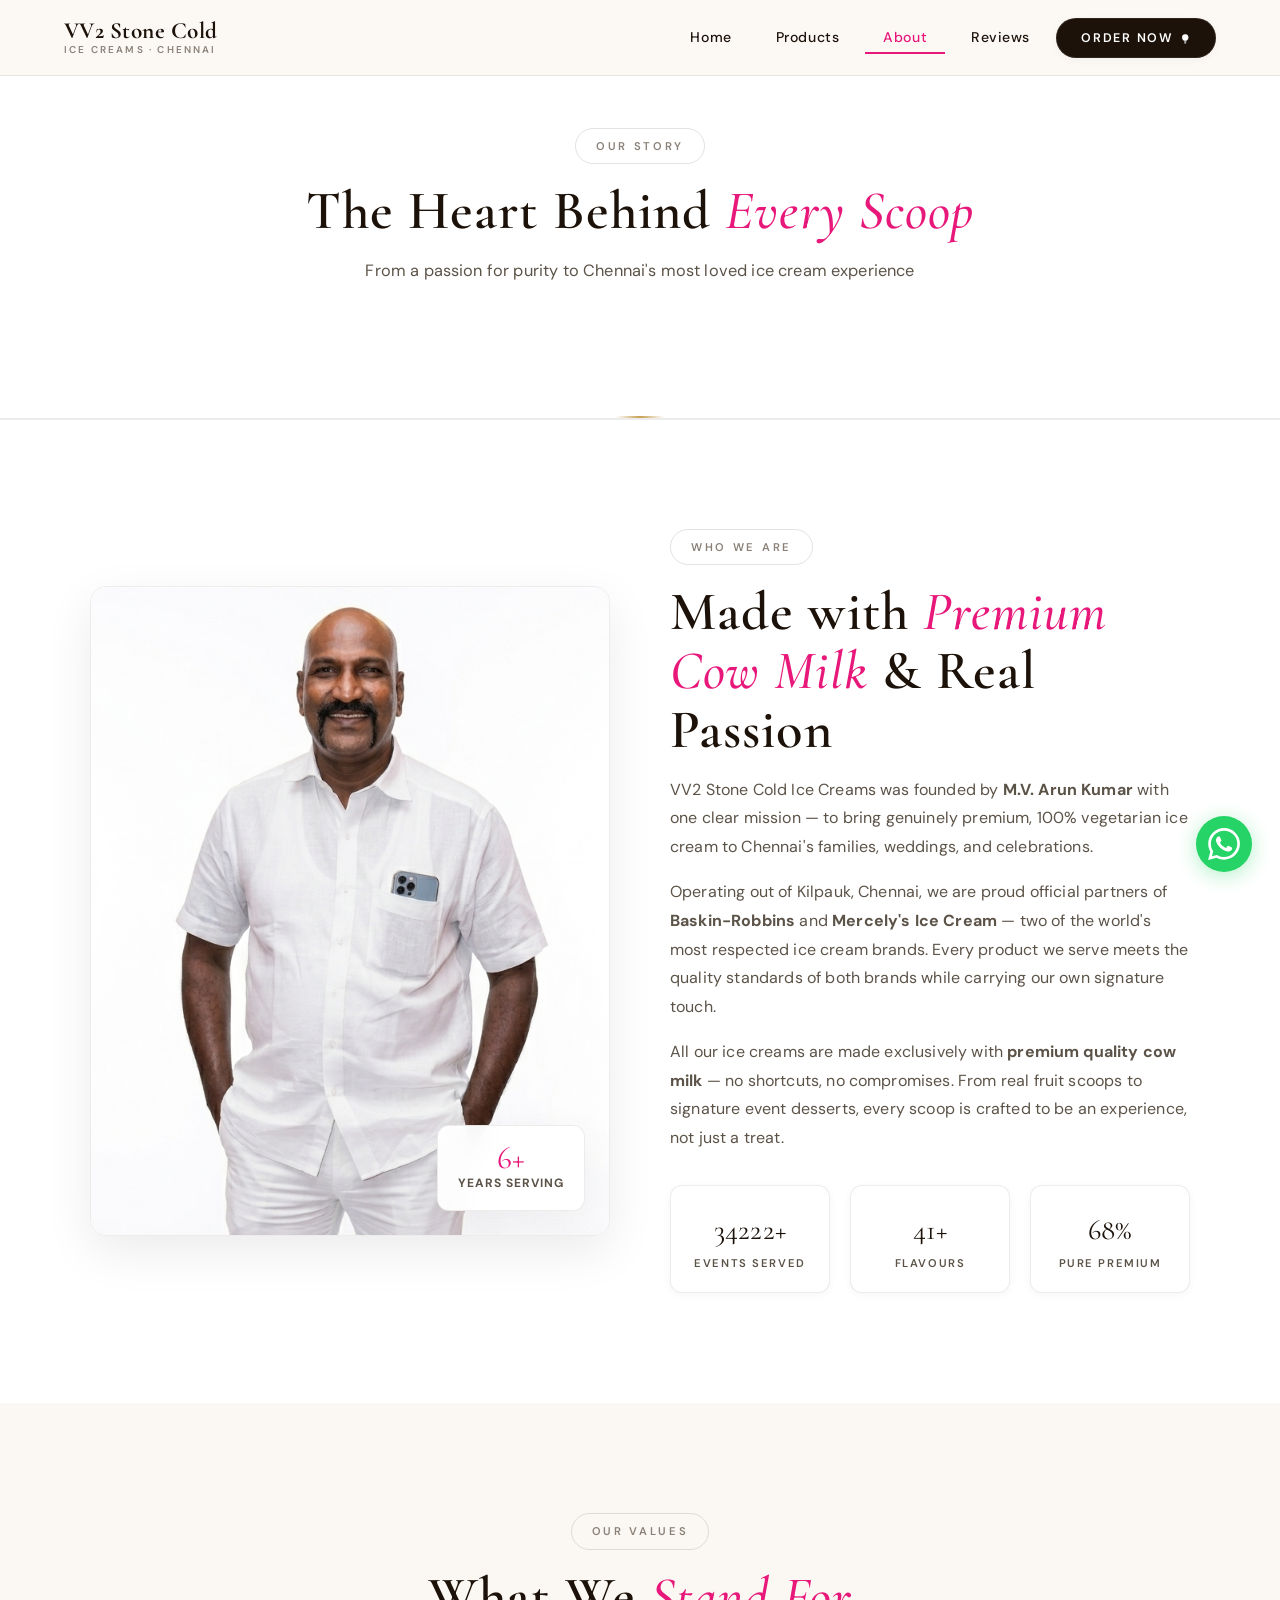
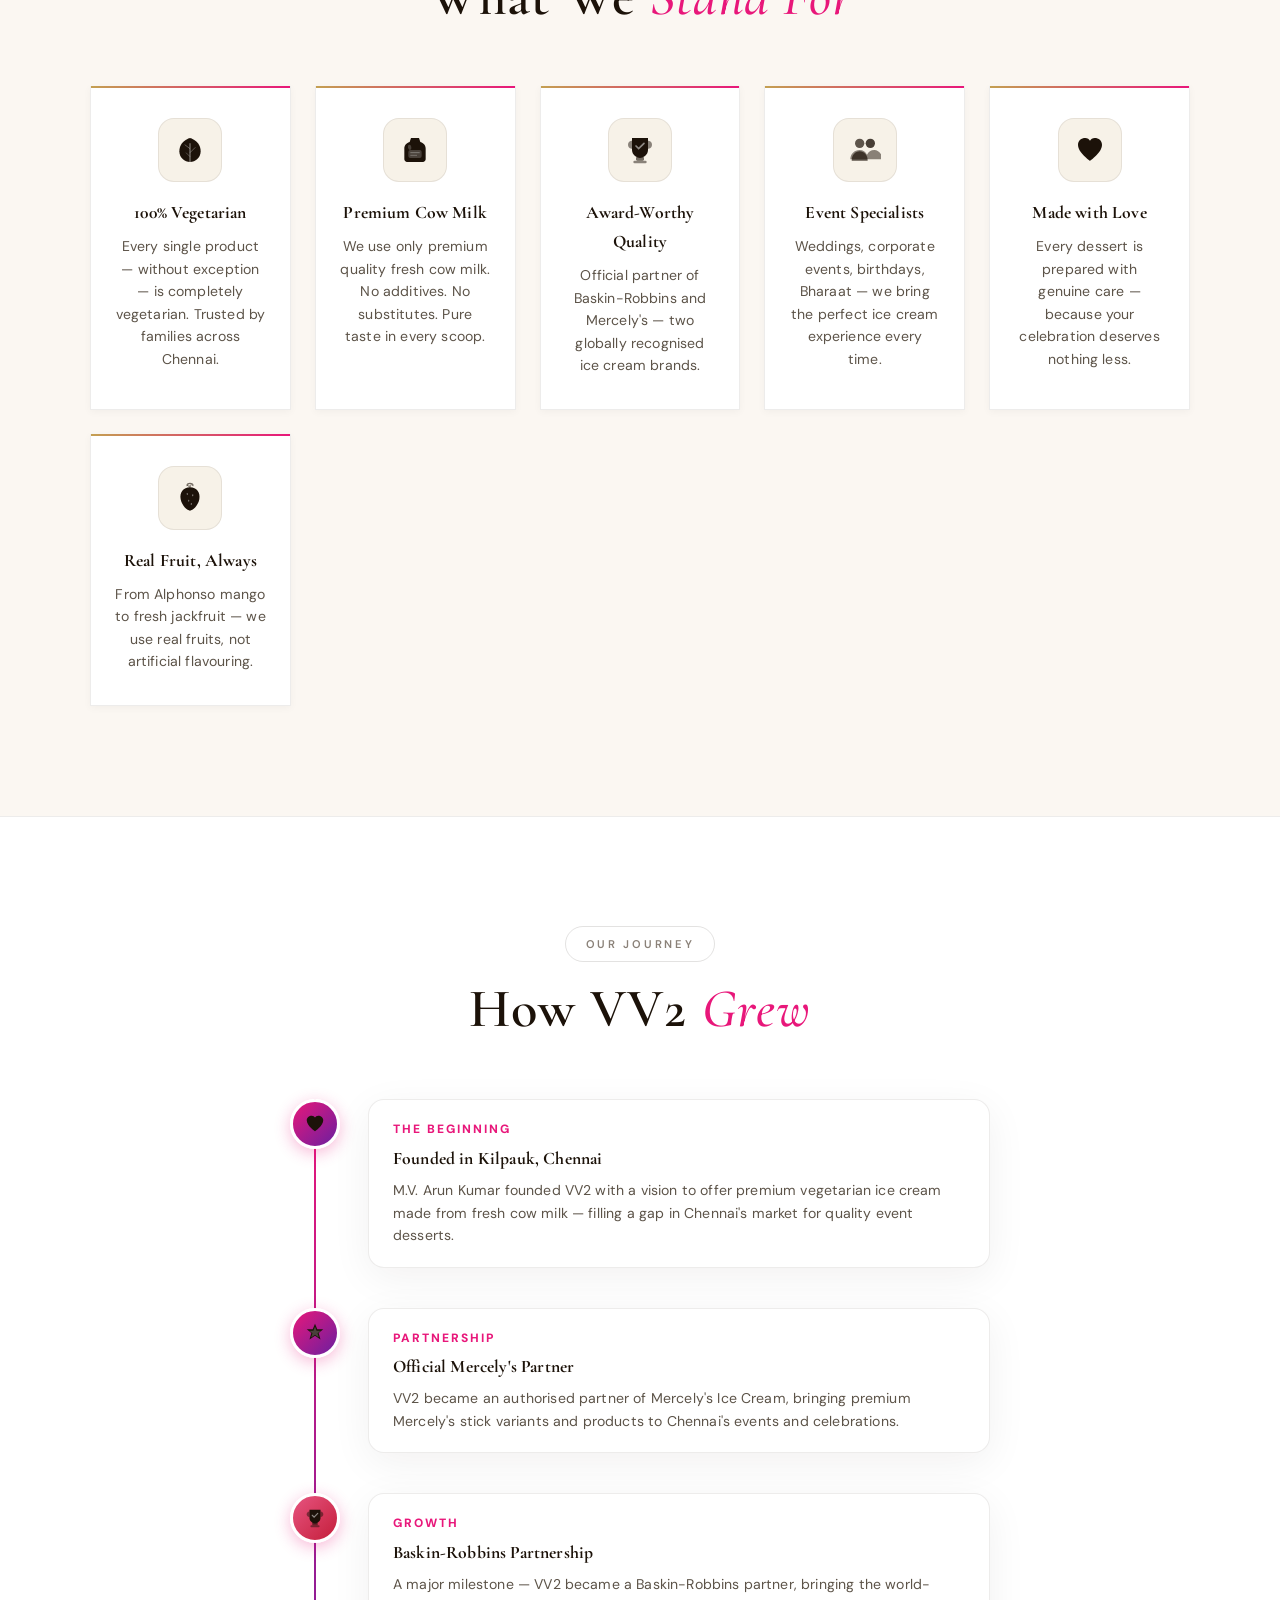
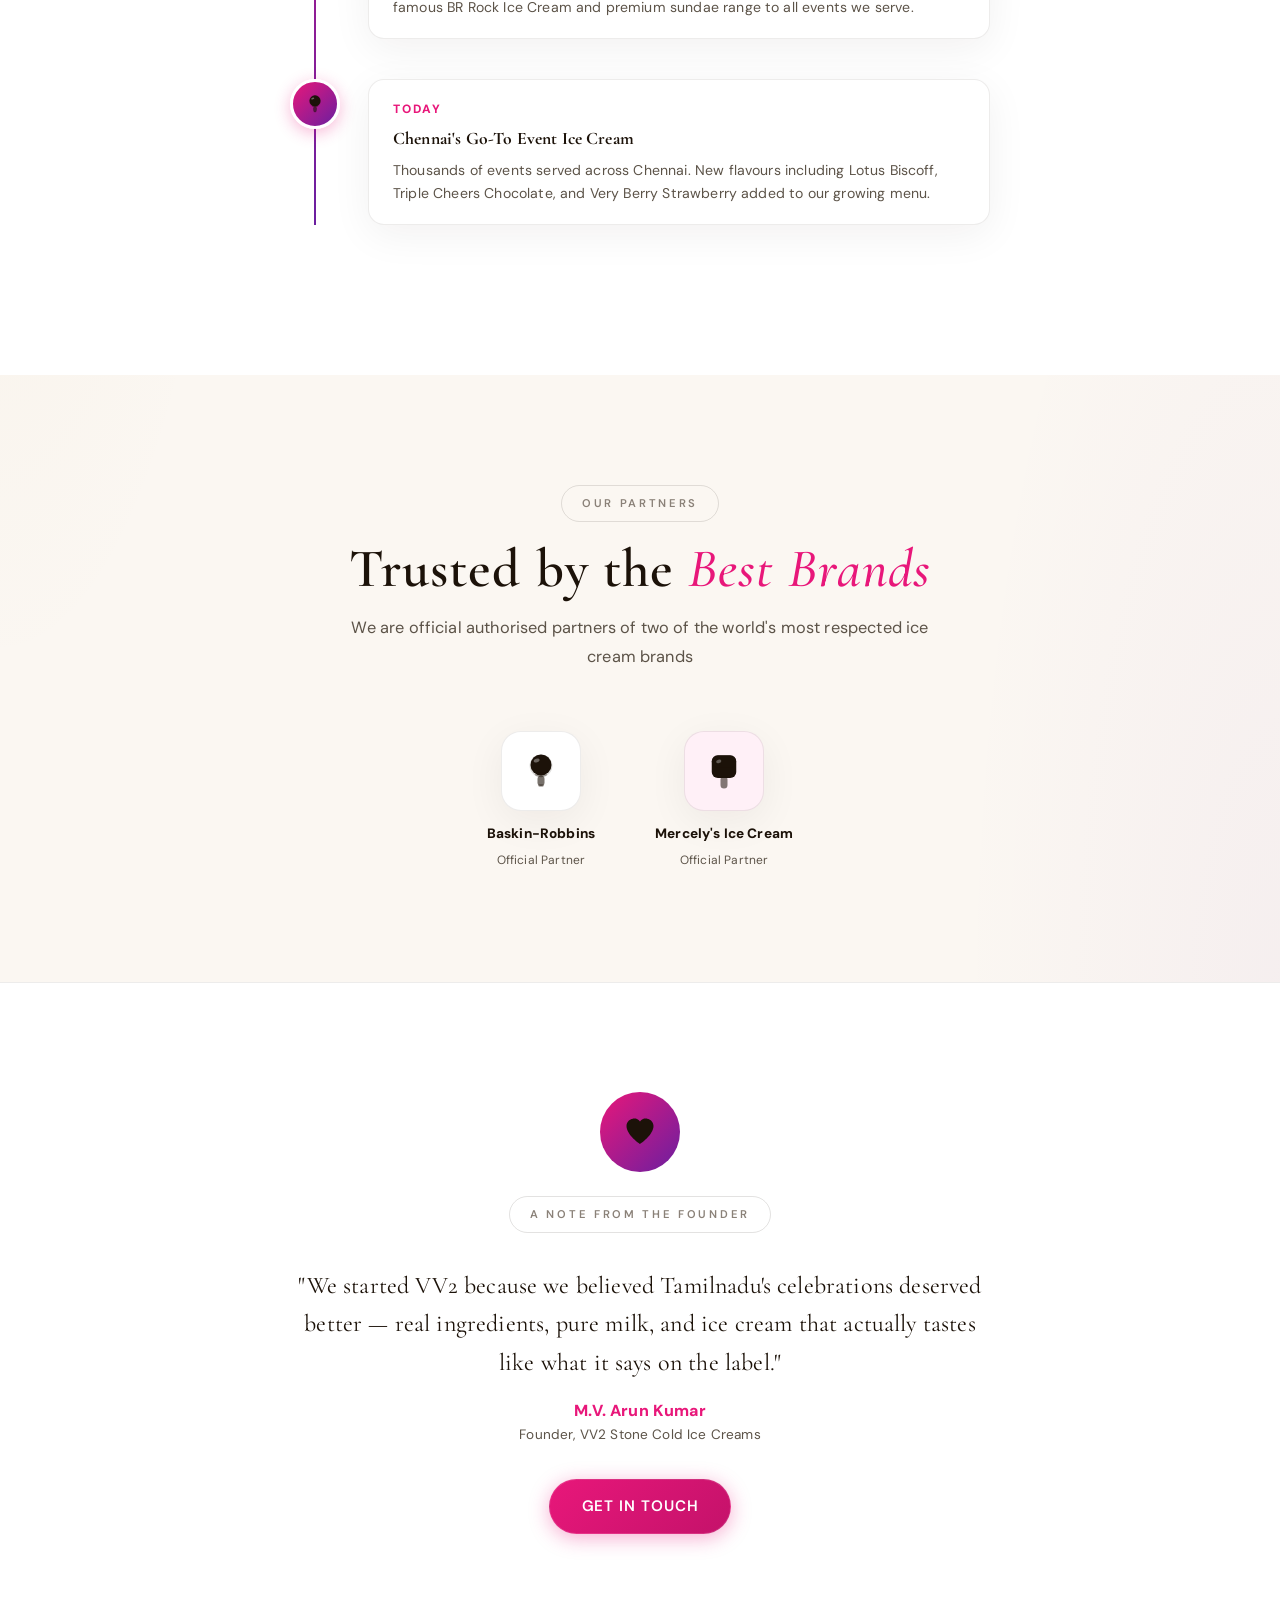
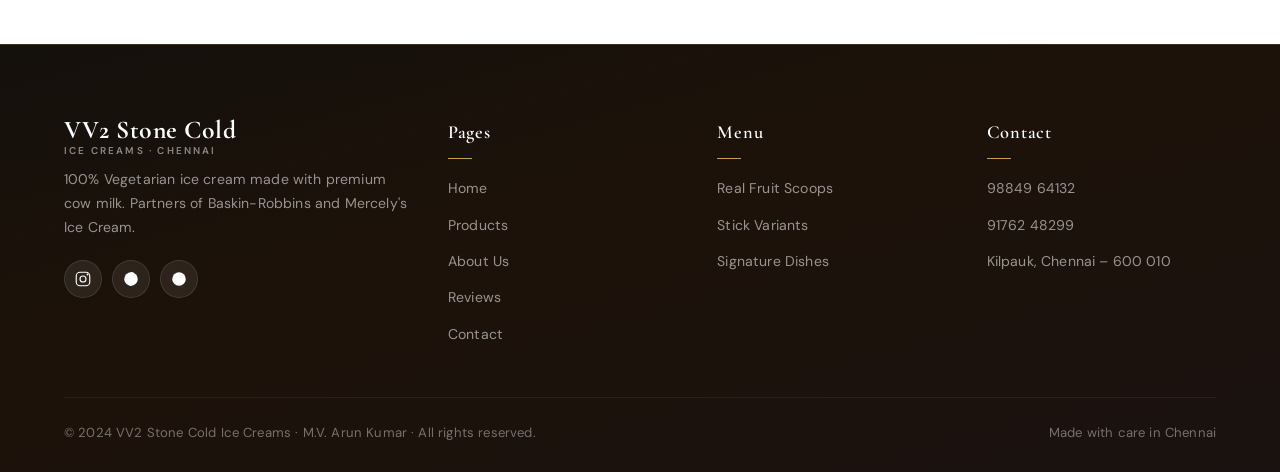
<file: VV2 demo/VV2-IceCream/about.html>
<!DOCTYPE html>
<html lang="en">
<head>
  <meta charset="UTF-8" />
  <meta name="viewport" content="width=device-width, initial-scale=1.0" />
  <meta name="description" content="About VV2 Stone Cold Ice Creams — M.V. Arun Kumar's premium vegetarian ice cream brand in Chennai, official partner of Baskin-Robbins and Mercely's." />
  <title>About Us | VV2 Stone Cold Ice Creams</title>
  <link rel="stylesheet" href="css/style.css" />
  <link rel="stylesheet" href="css/icons.css" />
  <link rel="stylesheet" href="css/premium-ui.css" />
  <link rel="icon" href="images/favicon.svg" type="image/svg+xml" />
  <style>
    .about-values { display: grid; grid-template-columns: repeat(auto-fit, minmax(200px, 1fr)); gap: 24px; margin-top: 60px; max-width: 1100px; margin-left: auto; margin-right: auto; }
    .value-card { padding: 32px 24px; text-align: center; }
    .value-icon-wrap { width: 64px; height: 64px; border-radius: 16px; background: var(--pink-pale); display: flex; align-items: center; justify-content: center; margin: 0 auto 16px; }
    .value-icon-wrap svg { width: 32px; height: 32px; fill: var(--pink); }
    .value-card h3 { font-family: var(--font-display); font-size: 1.1rem; color: var(--dark); margin-bottom: 8px; }
    .value-card p { font-size: 0.88rem; color: var(--gray-text); line-height: 1.6; }
    .timeline { max-width: 700px; margin: 0 auto; position: relative; }
    .timeline::before { content: ''; position: absolute; left: 24px; top: 0; bottom: 0; width: 2px; background: linear-gradient(to bottom, var(--pink), var(--purple)); }
    .timeline-item { display: flex; gap: 28px; margin-bottom: 40px; position: relative; }
    .timeline-dot { width: 50px; height: 50px; border-radius: 50%; background: linear-gradient(135deg, var(--pink), var(--purple)); display: flex; align-items: center; justify-content: center; flex-shrink: 0; box-shadow: 0 4px 16px rgba(232,23,122,0.3); z-index: 1; }
    .timeline-dot svg { width: 22px; height: 22px; fill: white; }
    .timeline-content { background: var(--white); border-radius: 16px; padding: 20px 24px; box-shadow: var(--shadow-card); flex: 1; }
    .timeline-year { font-size: 0.75rem; font-weight: 800; color: var(--pink); letter-spacing: 2px; text-transform: uppercase; margin-bottom: 4px; }
    .timeline-content h3 { font-family: var(--font-display); font-size: 1.1rem; color: var(--dark); margin-bottom: 6px; }
    .timeline-content p { font-size: 0.88rem; color: var(--gray-text); line-height: 1.6; }
    .partner-logos { display: flex; align-items: center; justify-content: center; gap: 60px; flex-wrap: wrap; }
    .partner-logo-box { text-align: center; }
    .partner-logo-box .logo-icon { width: 80px; height: 80px; border-radius: 20px; background: var(--white); display: flex; align-items: center; justify-content: center; margin: 0 auto 12px; box-shadow: var(--shadow-card); }
    .partner-logo-box .logo-icon svg { width: 42px; height: 42px; fill: var(--pink); }
    .partner-logo-box p { font-size: 0.85rem; font-weight: 800; color: var(--dark); }
    .partner-logo-box span { font-size: 0.75rem; color: var(--gray-text); }
  </style>
</head>
<body>
<!-- NAVIGATION -->
<nav class="navbar">
  <a href="index.html" class="nav-logo">
    <div class="nav-logo-text">VV2 Stone Cold<span>Ice Creams · Chennai</span></div>
  </a>
  <ul class="nav-links">
    <li><a href="index.html">Home</a></li>
    <li><a href="products.html">Products</a></li>
    <li><a href="about.html">About</a></li>
    <li><a href="reviews.html">Reviews</a></li>
    <li><a href="contact.html" class="nav-cta">Order Now <svg class="icon icon-sm"><use href="images/icons.svg#icon-scoop"/></svg></a></li>
  </ul>
  <div class="hamburger" aria-label="Toggle menu" role="button" tabindex="0"><span></span><span></span><span></span></div>
</nav>
<div class="mobile-nav">
  <a href="index.html"><svg class="icon icon-sm"><use href="images/icons.svg#icon-home"/></svg> Home</a>
  <a href="products.html"><svg class="icon icon-sm"><use href="images/icons.svg#icon-scoop"/></svg> Products</a>
  <a href="about.html"><svg class="icon icon-sm"><use href="images/icons.svg#icon-heart"/></svg> About Us</a>
  <a href="reviews.html"><svg class="icon icon-sm"><use href="images/icons.svg#icon-star"/></svg> Reviews</a>
  <a href="contact.html"><svg class="icon icon-sm"><use href="images/icons.svg#icon-phone"/></svg> Contact</a>
</div>

<!-- PAGE HERO -->
<div class="about-hero section">
  <div class="section-header fade-in">
    <div class="section-tag">Our Story</div>
    <h1 class="section-title">The Heart Behind <span>Every Scoop</span></h1>
    <p class="section-desc">From a passion for purity to Chennai's most loved ice cream experience</p>
  </div>
</div>

<!-- ABOUT MAIN STORY -->
<section class="section section-alt">
  <div class="about-grid fade-in">

    <div class="about-img-wrap">
      <!-- REPLACE: images/about-store.jpg — photo of your store or team -->
      <img src="products/Gemini_Generated_Image_8g43lp8g43lp8g43.png" alt="VV2 Stone Cold Ice Cream Store"
           loading="lazy"/>
      <div class="about-img-placeholder" style="display:none;"></div>
      <div class="about-img-badge">
        <div class="num counter" data-target="10" data-suffix="+">10+</div>
        <div class="label">Years Serving</div>
      </div>
    </div>

    <div class="about-content">
      <div class="section-tag">Who We Are</div>
      <h2 class="section-title">Made with <span>Premium Cow Milk</span> &amp; Real Passion</h2>

      <p>VV2 Stone Cold Ice Creams was founded by <strong>M.V. Arun Kumar</strong> with one clear mission — to bring genuinely premium, 100% vegetarian ice cream to Chennai's families, weddings, and celebrations.</p>

      <p>Operating out of Kilpauk, Chennai, we are proud official partners of <strong>Baskin-Robbins</strong> and <strong>Mercely's Ice Cream</strong> — two of the world's most respected ice cream brands. Every product we serve meets the quality standards of both brands while carrying our own signature touch.</p>

      <p>All our ice creams are made exclusively with <strong>premium quality cow milk</strong> — no shortcuts, no compromises. From real fruit scoops to signature event desserts, every scoop is crafted to be an experience, not just a treat.</p>

      <div class="about-stats">
        <div class="stat-box">
          <div class="num counter" data-target="50000" data-suffix="+">50000+</div>
          <div class="label">Events Served</div>
        </div>
        <div class="stat-box">
          <div class="num counter" data-target="60" data-suffix="+">60+</div>
          <div class="label">Flavours</div>
        </div>
        <div class="stat-box">
          <div class="num counter" data-target="100" data-suffix="%">100%</div>
          <div class="label">Pure Premium</div>
        </div>
      </div>
    </div>

  </div>
</section>

<!-- VALUES -->
<section class="section">
  <div class="section-header fade-in">
    <div class="section-tag">Our Values</div>
    <h2 class="section-title">What We <span>Stand For</span></h2>
  </div>

  <div class="about-values">

    <div class="value-card fade-in fade-in-delay-1">
      <div class="value-icon-wrap">
        <svg viewBox="0 0 48 48"><use href="images/icons.svg#icon-leaf"/></svg>
      </div>
      <h3>100% Vegetarian</h3>
      <p>Every single product — without exception — is completely vegetarian. Trusted by families across Chennai.</p>
    </div>

    <div class="value-card fade-in fade-in-delay-2">
      <div class="value-icon-wrap">
        <svg viewBox="0 0 48 48"><use href="images/icons.svg#icon-milk"/></svg>
      </div>
      <h3>Premium Cow Milk</h3>
      <p>We use only premium quality fresh cow milk. No additives. No substitutes. Pure taste in every scoop.</p>
    </div>

    <div class="value-card fade-in fade-in-delay-3">
      <div class="value-icon-wrap" style="background:#f0d8ff;">
        <svg viewBox="0 0 48 48" style="fill:var(--purple)"><use href="images/icons.svg#icon-trophy"/></svg>
      </div>
      <h3>Award-Worthy Quality</h3>
      <p>Official partner of Baskin-Robbins and Mercely's — two globally recognised ice cream brands.</p>
    </div>

    <div class="value-card fade-in fade-in-delay-4">
      <div class="value-icon-wrap">
        <svg viewBox="0 0 48 48"><use href="images/icons.svg#icon-people"/></svg>
      </div>
      <h3>Event Specialists</h3>
      <p>Weddings, corporate events, birthdays, Bharaat — we bring the perfect ice cream experience every time.</p>
    </div>

    <div class="value-card fade-in">
      <div class="value-icon-wrap">
        <svg viewBox="0 0 48 48"><use href="images/icons.svg#icon-heart"/></svg>
      </div>
      <h3>Made with Love</h3>
      <p>Every dessert is prepared with genuine care — because your celebration deserves nothing less.</p>
    </div>

    <div class="value-card fade-in">
      <div class="value-icon-wrap" style="background:#fff3e0;">
        <svg viewBox="0 0 48 48" style="fill:var(--orange)"><use href="images/icons.svg#icon-strawberry"/></svg>
      </div>
      <h3>Real Fruit, Always</h3>
      <p>From Alphonso mango to fresh jackfruit — we use real fruits, not artificial flavouring.</p>
    </div>

  </div>
</section>

<!-- JOURNEY / TIMELINE -->
<section class="section section-alt">
  <div class="section-header fade-in">
    <div class="section-tag">Our Journey</div>
    <h2 class="section-title">How VV2 <span>Grew</span></h2>
  </div>

  <div class="timeline">

    <div class="timeline-item fade-in">
      <div class="timeline-dot">
        <svg viewBox="0 0 48 48"><use href="images/icons.svg#icon-heart"/></svg>
      </div>
      <div class="timeline-content">
        <div class="timeline-year">The Beginning</div>
        <h3>Founded in Kilpauk, Chennai</h3>
        <p>M.V. Arun Kumar founded VV2 with a vision to offer premium vegetarian ice cream made from fresh cow milk — filling a gap in Chennai's market for quality event desserts.</p>
      </div>
    </div>

    <div class="timeline-item fade-in">
      <div class="timeline-dot">
        <svg viewBox="0 0 48 48"><use href="images/icons.svg#icon-badge"/></svg>
      </div>
      <div class="timeline-content">
        <div class="timeline-year">Partnership</div>
        <h3>Official Mercely's Partner</h3>
        <p>VV2 became an authorised partner of Mercely's Ice Cream, bringing premium Mercely's stick variants and products to Chennai's events and celebrations.</p>
      </div>
    </div>

    <div class="timeline-item fade-in">
      <div class="timeline-dot" style="background:linear-gradient(135deg,#e75480,#c41e3a);">
        <svg viewBox="0 0 48 48"><use href="images/icons.svg#icon-trophy"/></svg>
      </div>
      <div class="timeline-content">
        <div class="timeline-year">Growth</div>
        <h3>Baskin-Robbins Partnership</h3>
        <p>A major milestone — VV2 became a Baskin-Robbins partner, bringing the world-famous BR Rock Ice Cream and premium sundae range to all events we serve.</p>
      </div>
    </div>

    <div class="timeline-item fade-in">
      <div class="timeline-dot">
        <svg viewBox="0 0 48 48"><use href="images/icons.svg#icon-scoop"/></svg>
      </div>
      <div class="timeline-content">
        <div class="timeline-year">Today</div>
        <h3>Chennai's Go-To Event Ice Cream</h3>
        <p>Thousands of events served across Chennai. New flavours including Lotus Biscoff, Triple Cheers Chocolate, and Very Berry Strawberry added to our growing menu.</p>
      </div>
    </div>

  </div>
</section>

<!-- PARTNERS -->
<section class="section">
  <div class="section-header fade-in">
    <div class="section-tag">Our Partners</div>
    <h2 class="section-title">Trusted by the <span>Best Brands</span></h2>
    <p class="section-desc">We are official authorised partners of two of the world's most respected ice cream brands</p>
  </div>

  <div class="partner-logos fade-in">
    <div class="partner-logo-box">
      <div class="logo-icon">
        <!-- REPLACE: images/br-logo.png -->
        <svg viewBox="0 0 48 48" style="fill:var(--pink)">
          <use href="images/icons.svg#icon-scoop"/>
        </svg>
      </div>
      <p>Baskin-Robbins</p>
      <span>Official Partner</span>
    </div>
    <div class="partner-logo-box">
      <div class="logo-icon" style="background:var(--pink-pale);">
        <svg viewBox="0 0 48 48" style="fill:var(--purple)">
          <use href="images/icons.svg#icon-stick"/>
        </svg>
      </div>
      <p>Mercely's Ice Cream</p>
      <span>Official Partner</span>
    </div>
  </div>
</section>

<!-- FOUNDER NOTE -->
<section class="section section-alt">
  <div style="max-width:700px; margin:0 auto; text-align:center;" class="fade-in">
    <div style="width:80px; height:80px; border-radius:50%; background:linear-gradient(135deg,var(--pink),var(--purple)); margin:0 auto 24px; display:flex; align-items:center; justify-content:center;">
      <svg width="36" height="36" viewBox="0 0 48 48" fill="white"><use href="images/icons.svg#icon-heart"/></svg>
    </div>
    <div class="section-tag">A Note from the Founder</div>
    <blockquote style="font-family:var(--font-script); font-size:1.5rem; color:var(--dark); margin:16px 0; line-height:1.6; font-style:normal;">
      "We started VV2 because we believed Tamilnadu's celebrations deserved better — real ingredients, pure milk, and ice cream that actually tastes like what it says on the label."
    </blockquote>
    <p style="font-weight:800; color:var(--pink); font-size:1rem;">M.V. Arun Kumar</p>
    <p style="font-size:0.85rem; color:var(--gray-text);">Founder, VV2 Stone Cold Ice Creams</p>
    <div style="margin-top:32px;">
      <a href="contact.html" class="btn-primary">Get in Touch</a>
    </div>
  </div>
</section>

<!-- FOOTER -->
<footer>
  <div class="footer-grid">
    <div class="footer-brand">
      <span class="nav-logo-text">VV2 Stone Cold<span>Ice Creams · Chennai</span></span>
      <p>100% Vegetarian ice cream made with premium cow milk. Partners of Baskin-Robbins and Mercely's Ice Cream.</p>
      <div class="footer-socials">
        <a href="#" class="social-btn" aria-label="Instagram">
          <svg width="18" height="18" viewBox="0 0 48 48" fill="currentColor"><use href="images/icons.svg#icon-instagram"/></svg>
        </a>
        <a href="#" class="social-btn" aria-label="Facebook">
          <svg width="18" height="18" viewBox="0 0 48 48" fill="currentColor"><use href="images/icons.svg#icon-facebook"/></svg>
        </a>
        <a href="#" class="social-btn" aria-label="WhatsApp">
          <svg width="18" height="18" viewBox="0 0 48 48" fill="currentColor"><use href="images/icons.svg#icon-whatsapp"/></svg>
        </a>
      </div>
    </div>
    <div class="footer-col">
      <h4>Pages</h4>
      <ul>
        <li><a href="index.html">Home</a></li>
        <li><a href="products.html">Products</a></li>
        <li><a href="about.html">About Us</a></li>
        <li><a href="reviews.html">Reviews</a></li>
        <li><a href="contact.html">Contact</a></li>
      </ul>
    </div>
    <div class="footer-col">
      <h4>Menu</h4>
      <ul>
        <li><a href="products.html">Real Fruit Scoops</a></li>
        <li><a href="products.html">Stick Variants</a></li>
        <li><a href="products.html">Signature Dishes</a></li>
      </ul>
    </div>
    <div class="footer-col">
      <h4>Contact</h4>
      <ul>
        <li><a href="tel:+919884964132">98849 64132</a></li>
        <li><a href="tel:+919176248299">91762 48299</a></li>
        <li><a href="contact.html">Kilpauk, Chennai – 600 010</a></li>
      </ul>
    </div>
  </div>
  <div class="footer-bottom">
    <p>© 2024 VV2 Stone Cold Ice Creams · M.V. Arun Kumar · All rights reserved.</p>
    <p>Made with care in Chennai</p>
  </div>
</footer>

<!-- FLOATING WHATSAPP -->
<div class="whatsapp-float">
  <span class="whatsapp-tooltip">Order on WhatsApp</span>
  <button class="whatsapp-btn" aria-label="Chat on WhatsApp">
    <svg viewBox="0 0 24 24" xmlns="http://www.w3.org/2000/svg">
      <path d="M17.472 14.382c-.297-.149-1.758-.867-2.03-.967-.273-.099-.471-.148-.67.15-.197.297-.767.966-.94 1.164-.173.199-.347.223-.644.075-.297-.15-1.255-.463-2.39-1.475-.883-.788-1.48-1.761-1.653-2.059-.173-.297-.018-.458.13-.606.134-.133.298-.347.446-.52.149-.174.198-.298.298-.497.099-.198.05-.371-.025-.52-.075-.149-.669-1.612-.916-2.207-.242-.579-.487-.5-.669-.51-.173-.008-.371-.01-.57-.01-.198 0-.52.074-.792.372-.272.297-1.04 1.016-1.04 2.479 0 1.462 1.065 2.875 1.213 3.074.149.198 2.096 3.2 5.077 4.487.709.306 1.262.489 1.694.625.712.227 1.36.195 1.871.118.571-.085 1.758-.719 2.006-1.413.248-.694.248-1.289.173-1.413-.074-.124-.272-.198-.57-.347m-5.421 7.403h-.004a9.87 9.87 0 01-5.031-1.378l-.361-.214-3.741.982.998-3.648-.235-.374a9.86 9.86 0 01-1.51-5.26c.001-5.45 4.436-9.884 9.888-9.884 2.64 0 5.122 1.03 6.988 2.898a9.825 9.825 0 012.893 6.994c-.003 5.45-4.437 9.884-9.885 9.884m8.413-18.297A11.815 11.815 0 0012.05 0C5.495 0 .16 5.335.157 11.892c0 2.096.547 4.142 1.588 5.945L.057 24l6.305-1.654a11.882 11.882 0 005.683 1.448h.005c6.554 0 11.89-5.335 11.893-11.893a11.821 11.821 0 00-3.48-8.413Z"/>
    </svg>
  </button>
</div>

<script src="js/premium-images.js"></script>
<script src="js/main.js"></script>
</body>
</html>
</file>
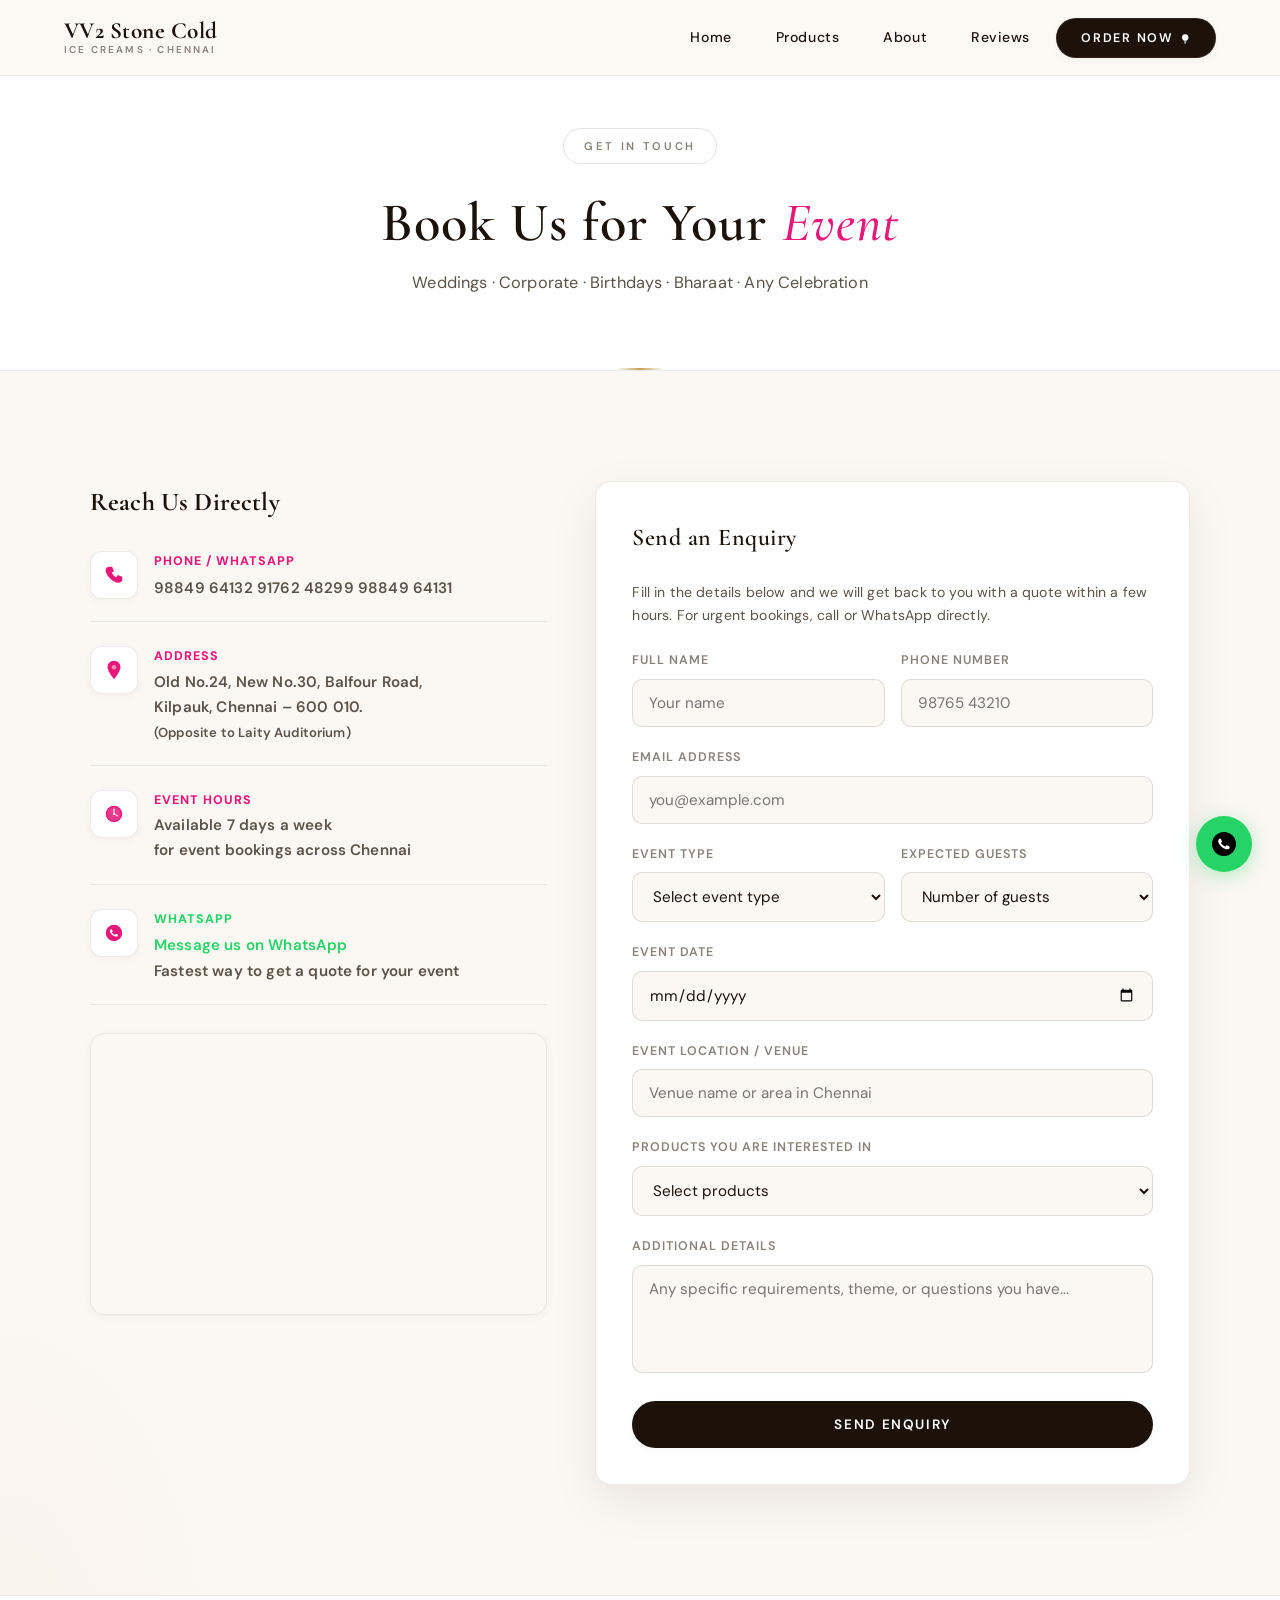
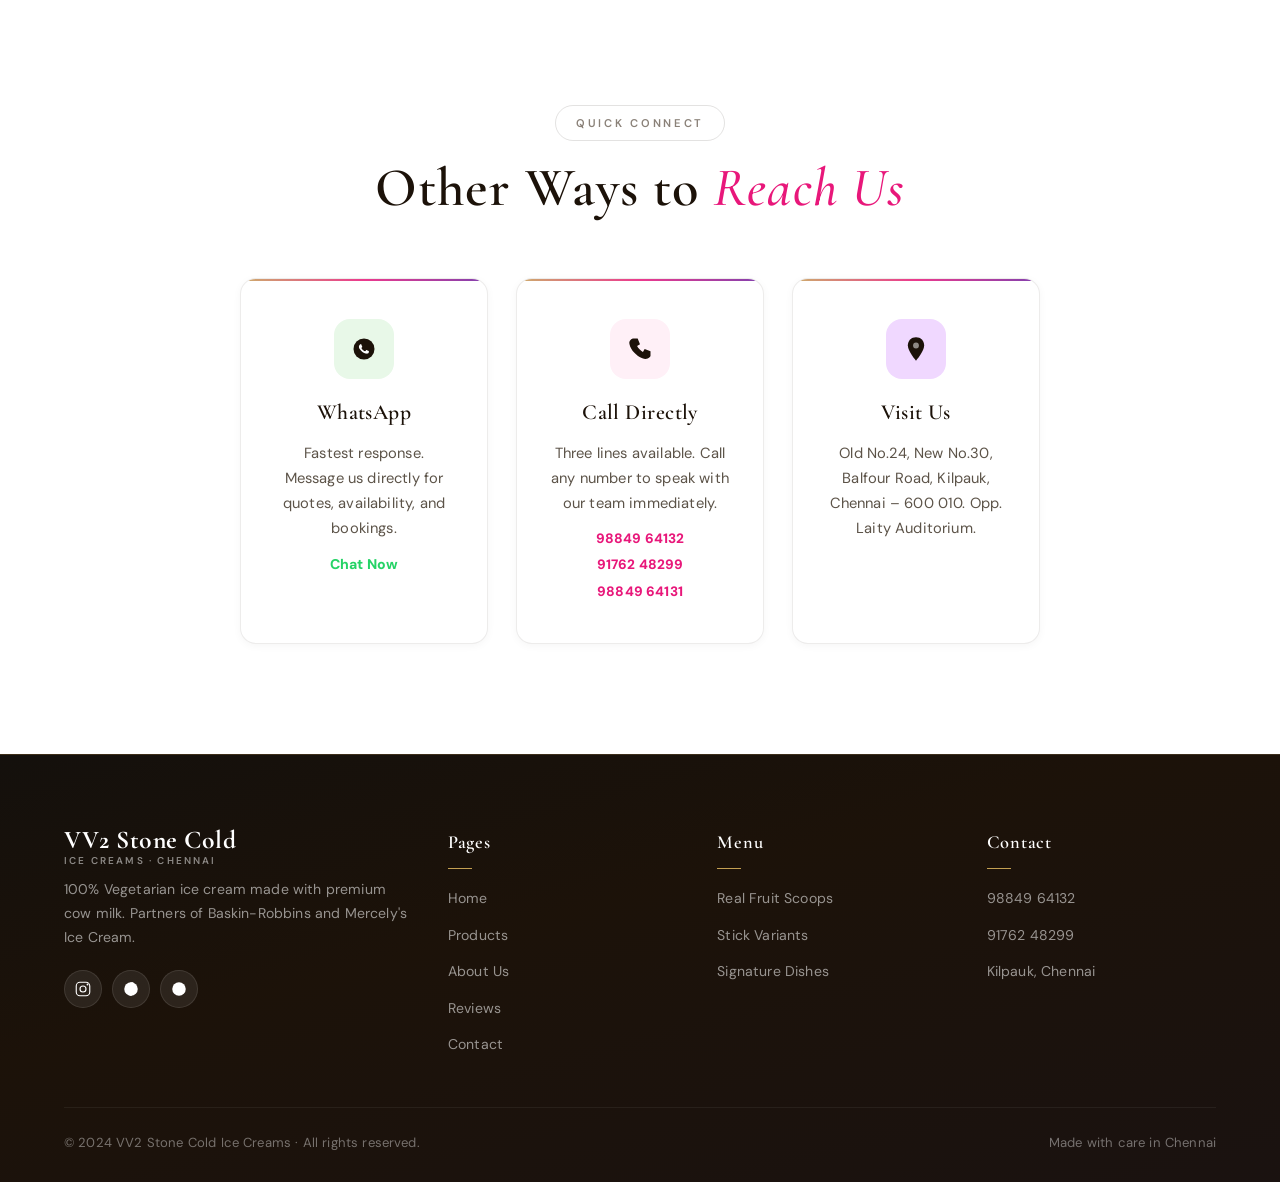
<file: VV2 demo/VV2-IceCream/contact.html>
<!DOCTYPE html>
<html lang="en">
<head>
  <meta charset="UTF-8" />
  <meta name="viewport" content="width=device-width, initial-scale=1.0" />
  <meta name="description" content="Contact VV2 Stone Cold Ice Creams Chennai — book for weddings, corporate events, birthdays. Old No.24, New No.30, Balfour Road, Kilpauk." />
  <title>Contact | VV2 Stone Cold Ice Creams</title>
  <link rel="stylesheet" href="css/style.css" />
  <link rel="stylesheet" href="css/icons.css" />
  <link rel="stylesheet" href="css/premium-ui.css" />
  <link rel="icon" href="images/favicon.svg" type="image/svg+xml" />
</head>
<body>
<!-- NAVIGATION -->
<nav class="navbar">
  <a href="index.html" class="nav-logo">
    <div class="nav-logo-text">VV2 Stone Cold<span>Ice Creams · Chennai</span></div>
  </a>
  <ul class="nav-links">
    <li><a href="index.html">Home</a></li>
    <li><a href="products.html">Products</a></li>
    <li><a href="about.html">About</a></li>
    <li><a href="reviews.html">Reviews</a></li>
    <li><a href="contact.html" class="nav-cta">Order Now <svg class="icon icon-sm"><use href="images/icons.svg#icon-scoop"/></svg></a></li>
  </ul>
  <div class="hamburger" aria-label="Toggle menu" role="button" tabindex="0"><span></span><span></span><span></span></div>
</nav>
<div class="mobile-nav">
  <a href="index.html"><svg class="icon icon-sm"><use href="images/icons.svg#icon-home"/></svg> Home</a>
  <a href="products.html"><svg class="icon icon-sm"><use href="images/icons.svg#icon-scoop"/></svg> Products</a>
  <a href="about.html"><svg class="icon icon-sm"><use href="images/icons.svg#icon-heart"/></svg> About Us</a>
  <a href="reviews.html"><svg class="icon icon-sm"><use href="images/icons.svg#icon-star"/></svg> Reviews</a>
  <a href="contact.html"><svg class="icon icon-sm"><use href="images/icons.svg#icon-phone"/></svg> Contact</a>
</div>

<!-- PAGE HERO -->
<div class="contact-hero">
  <div class="section-tag fade-in">Get in Touch</div>
  <h1 class="section-title fade-in" style="margin-top:12px;">Book Us for Your <span>Event</span></h1>
  <p class="section-desc fade-in" style="margin:14px auto 0;">Weddings · Corporate · Birthdays · Bharaat · Any Celebration</p>
</div>

<!-- CONTACT GRID -->
<section class="section">
  <div class="contact-grid">

    <!-- LEFT: INFO + MAP -->
    <div>
      <h3 style="font-family:var(--font-display); font-size:1.6rem; color:var(--dark); margin-bottom:28px;">
        Reach Us Directly
      </h3>

      <div class="contact-item fade-in">
        <div class="contact-icon">
          <svg width="22" height="22" viewBox="0 0 48 48" fill="var(--pink)">
            <use href="images/icons.svg#icon-phone"/>
          </svg>
        </div>
        <div class="contact-item-text">
          <div class="label">Phone / WhatsApp</div>
          <a href="tel:+919884964132">98849 64132</a>
          <a href="tel:+919176248299">91762 48299</a>
          <a href="tel:+919884964131">98849 64131</a>
        </div>
      </div>

      <div class="contact-item fade-in">
        <div class="contact-icon">
          <svg width="22" height="22" viewBox="0 0 48 48" fill="var(--pink)">
            <use href="images/icons.svg#icon-location"/>
          </svg>
        </div>
        <div class="contact-item-text">
          <div class="label">Address</div>
          <p>Old No.24, New No.30, Balfour Road,<br>Kilpauk, Chennai – 600 010.<br><span style="font-size:0.82rem;">(Opposite to Laity Auditorium)</span></p>
        </div>
      </div>

      <div class="contact-item fade-in">
        <div class="contact-icon">
          <svg width="22" height="22" viewBox="0 0 48 48" fill="var(--pink)">
            <use href="images/icons.svg#icon-clock"/>
          </svg>
        </div>
        <div class="contact-item-text">
          <div class="label">Event Hours</div>
          <p>Available 7 days a week<br>for event bookings across Chennai</p>
        </div>
      </div>

      <div class="contact-item fade-in">
        <div class="contact-icon" style="background:#e8f8e8;">
          <svg width="22" height="22" viewBox="0 0 48 48" fill="#25D366">
            <use href="images/icons.svg#icon-whatsapp"/>
          </svg>
        </div>
        <div class="contact-item-text">
          <div class="label" style="color:#25D366;">WhatsApp</div>
          <a href="https://wa.me/919884964132" target="_blank" rel="noopener" style="color:#25D366;">
            Message us on WhatsApp
          </a>
          <p>Fastest way to get a quote for your event</p>
        </div>
      </div>

      <!-- GOOGLE MAPS EMBED -->
      <div class="map-wrap fade-in">
        <!--
          HOW TO EMBED YOUR MAP:
          1. Go to maps.google.com
          2. Search "Old No.24 New No.30 Balfour Road Kilpauk Chennai"
          3. Click Share > Embed a map
          4. Copy the <iframe> code and replace the one below
        -->
        <iframe
          src="https://www.google.com/maps/embed?pb=!1m18!1m12!1m3!1d3886.5!2d80.2340!3d13.0840!2m3!1f0!2f0!3f0!3m2!1i1024!2i768!4f13.1!3m3!1m2!1s0x0%3A0x0!2zMTPCsDA1JzAyLjQiTiA4MMKwMTQnMDIuNCJF!5e0!3m2!1sen!2sin!4v1000000000000!5m2!1sen!2sin"
          allowfullscreen=""
          loading="lazy"
          referrerpolicy="no-referrer-when-downgrade"
          title="VV2 Stone Cold Ice Creams Location — Kilpauk, Chennai">
        </iframe>
      </div>
    </div>

    <!-- RIGHT: ENQUIRY FORM -->
    <div class="contact-form fade-in">
      <h3>Send an Enquiry</h3>
      <p style="font-size:0.88rem; color:var(--gray-text); margin-bottom:24px; line-height:1.6;">
        Fill in the details below and we will get back to you with a quote within a few hours. For urgent bookings, call or WhatsApp directly.
      </p>

      <form id="contactForm" novalidate>

        <div class="form-row">
          <div class="form-group">
            <label for="name">Full Name</label>
            <input type="text" id="name" name="name" placeholder="Your name" required />
          </div>
          <div class="form-group">
            <label for="phone">Phone Number</label>
            <input type="tel" id="phone" name="phone" placeholder="98765 43210" required />
          </div>
        </div>

        <div class="form-group">
          <label for="email">Email Address</label>
          <input type="email" id="email" name="email" placeholder="you@example.com" />
        </div>

        <div class="form-row">
          <div class="form-group">
            <label for="event-type">Event Type</label>
            <select id="event-type" name="event-type">
              <option value="" disabled selected>Select event type</option>
              <option value="wedding">Wedding</option>
              <option value="corporate">Corporate Event</option>
              <option value="birthday">Birthday Party</option>
              <option value="bharaat">Bharaat</option>
              <option value="other">Other</option>
            </select>
          </div>
          <div class="form-group">
            <label for="guests">Expected Guests</label>
            <select id="guests" name="guests">
              <option value="" disabled selected>Number of guests</option>
              <option value="50">Below 50</option>
              <option value="100">50 – 100</option>
              <option value="200">100 – 200</option>
              <option value="500">200 – 500</option>
              <option value="500+">Above 500</option>
            </select>
          </div>
        </div>

        <div class="form-group">
          <label for="event-date">Event Date</label>
          <input type="date" id="event-date" name="event-date" />
        </div>

        <div class="form-group">
          <label for="location">Event Location / Venue</label>
          <input type="text" id="location" name="location" placeholder="Venue name or area in Chennai" />
        </div>

        <div class="form-group">
          <label for="products-interest">Products You Are Interested In</label>
          <select id="products-interest" name="products-interest">
            <option value="" disabled selected>Select products</option>
            <option value="scoops">Real Fruit Ice Cream Scoops</option>
            <option value="sticks">Stick Variants</option>
            <option value="floats">Fruit Floats</option>
            <option value="milkshakes">Milkshakes</option>
            <option value="sundaes">Sundaes and Signature Dishes</option>
            <option value="cake">Ice Cream Roll Cake</option>
            <option value="mixed">Mixed / Full Package</option>
          </select>
        </div>

        <div class="form-group">
          <label for="message">Additional Details</label>
          <textarea id="message" name="message" rows="4"
            placeholder="Any specific requirements, theme, or questions you have..."></textarea>
        </div>

        <button type="submit" class="form-submit">
          Send Enquiry
        </button>

        <div class="form-success">
          <svg class="success-icon" viewBox="0 0 48 48" fill="var(--pink)" aria-hidden="true">
            <use href="images/icons.svg#icon-check"/>
          </svg>
          <p>Enquiry sent successfully! We will contact you within a few hours.</p>
        </div>

      </form>
    </div>

  </div>
</section>

<!-- QUICK CONTACT CARDS -->
<section class="section section-alt">
  <div class="section-header fade-in">
    <div class="section-tag">Quick Connect</div>
    <h2 class="section-title">Other Ways to <span>Reach Us</span></h2>
  </div>

  <div class="features-grid" style="max-width:800px; margin:0 auto;">

    <div class="feature-card fade-in" style="cursor:pointer;" onclick="window.open('https://wa.me/919884964132','_blank')">
      <div style="width:60px; height:60px; border-radius:16px; background:#e8f8e8; display:flex; align-items:center; justify-content:center; margin:0 auto 16px;">
        <svg width="28" height="28" viewBox="0 0 48 48" fill="#25D366">
          <use href="images/icons.svg#icon-whatsapp"/>
        </svg>
      </div>
      <h3>WhatsApp</h3>
      <p>Fastest response. Message us directly for quotes, availability, and bookings.</p>
      <a href="https://wa.me/919884964132" target="_blank" rel="noopener"
         style="display:inline-block; margin-top:12px; font-weight:800; color:#25D366; font-size:0.88rem;">
        Chat Now
      </a>
    </div>

    <div class="feature-card fade-in fade-in-delay-1">
      <div style="width:60px; height:60px; border-radius:16px; background:var(--pink-pale); display:flex; align-items:center; justify-content:center; margin:0 auto 16px;">
        <svg width="28" height="28" viewBox="0 0 48 48" fill="var(--pink)">
          <use href="images/icons.svg#icon-phone"/>
        </svg>
      </div>
      <h3>Call Directly</h3>
      <p>Three lines available. Call any number to speak with our team immediately.</p>
      <div style="margin-top:12px; display:flex; flex-direction:column; gap:4px;">
        <a href="tel:+919884964132" style="font-weight:800; color:var(--pink); font-size:0.85rem;">98849 64132</a>
        <a href="tel:+919176248299" style="font-weight:800; color:var(--pink); font-size:0.85rem;">91762 48299</a>
        <a href="tel:+919884964131" style="font-weight:800; color:var(--pink); font-size:0.85rem;">98849 64131</a>
      </div>
    </div>

    <div class="feature-card fade-in fade-in-delay-2">
      <div style="width:60px; height:60px; border-radius:16px; background:#f0d8ff; display:flex; align-items:center; justify-content:center; margin:0 auto 16px;">
        <svg width="28" height="28" viewBox="0 0 48 48" fill="var(--purple)">
          <use href="images/icons.svg#icon-location"/>
        </svg>
      </div>
      <h3>Visit Us</h3>
      <p>Old No.24, New No.30, Balfour Road, Kilpauk, Chennai – 600 010. Opp. Laity Auditorium.</p>
    </div>

  </div>
</section>

<!-- FOOTER -->
<footer>
  <div class="footer-grid">
    <div class="footer-brand">
      <span class="nav-logo-text">VV2 Stone Cold<span>Ice Creams · Chennai</span></span>
      <p>100% Vegetarian ice cream made with premium cow milk. Partners of Baskin-Robbins and Mercely's Ice Cream.</p>
      <div class="footer-socials">
        <a href="#" class="social-btn" aria-label="Instagram">
          <svg width="18" height="18" viewBox="0 0 48 48" fill="currentColor"><use href="images/icons.svg#icon-instagram"/></svg>
        </a>
        <a href="#" class="social-btn" aria-label="Facebook">
          <svg width="18" height="18" viewBox="0 0 48 48" fill="currentColor"><use href="images/icons.svg#icon-facebook"/></svg>
        </a>
        <a href="#" class="social-btn" aria-label="WhatsApp">
          <svg width="18" height="18" viewBox="0 0 48 48" fill="currentColor"><use href="images/icons.svg#icon-whatsapp"/></svg>
        </a>
      </div>
    </div>
    <div class="footer-col"><h4>Pages</h4><ul><li><a href="index.html">Home</a></li><li><a href="products.html">Products</a></li><li><a href="about.html">About Us</a></li><li><a href="reviews.html">Reviews</a></li><li><a href="contact.html">Contact</a></li></ul></div>
    <div class="footer-col"><h4>Menu</h4><ul><li><a href="products.html">Real Fruit Scoops</a></li><li><a href="products.html">Stick Variants</a></li><li><a href="products.html">Signature Dishes</a></li></ul></div>
    <div class="footer-col"><h4>Contact</h4><ul><li><a href="tel:+919884964132">98849 64132</a></li><li><a href="tel:+919176248299">91762 48299</a></li><li><a href="contact.html">Kilpauk, Chennai</a></li></ul></div>
  </div>
  <div class="footer-bottom">
    <p>© 2024 VV2 Stone Cold Ice Creams · All rights reserved.</p>
    <p>Made with care in Chennai</p>
  </div>
</footer>

<div class="whatsapp-float">
  <span class="whatsapp-tooltip">Order on WhatsApp</span>
  <button class="whatsapp-btn" aria-label="Chat on WhatsApp">
    <svg class="icon icon-sm" viewBox="0 0 48 48"><use href="images/icons.svg#icon-whatsapp"/></svg>
  </button>
</div>

<script src="js/premium-images.js"></script>
<script src="js/main.js"></script>
</body>
</html>
</file>
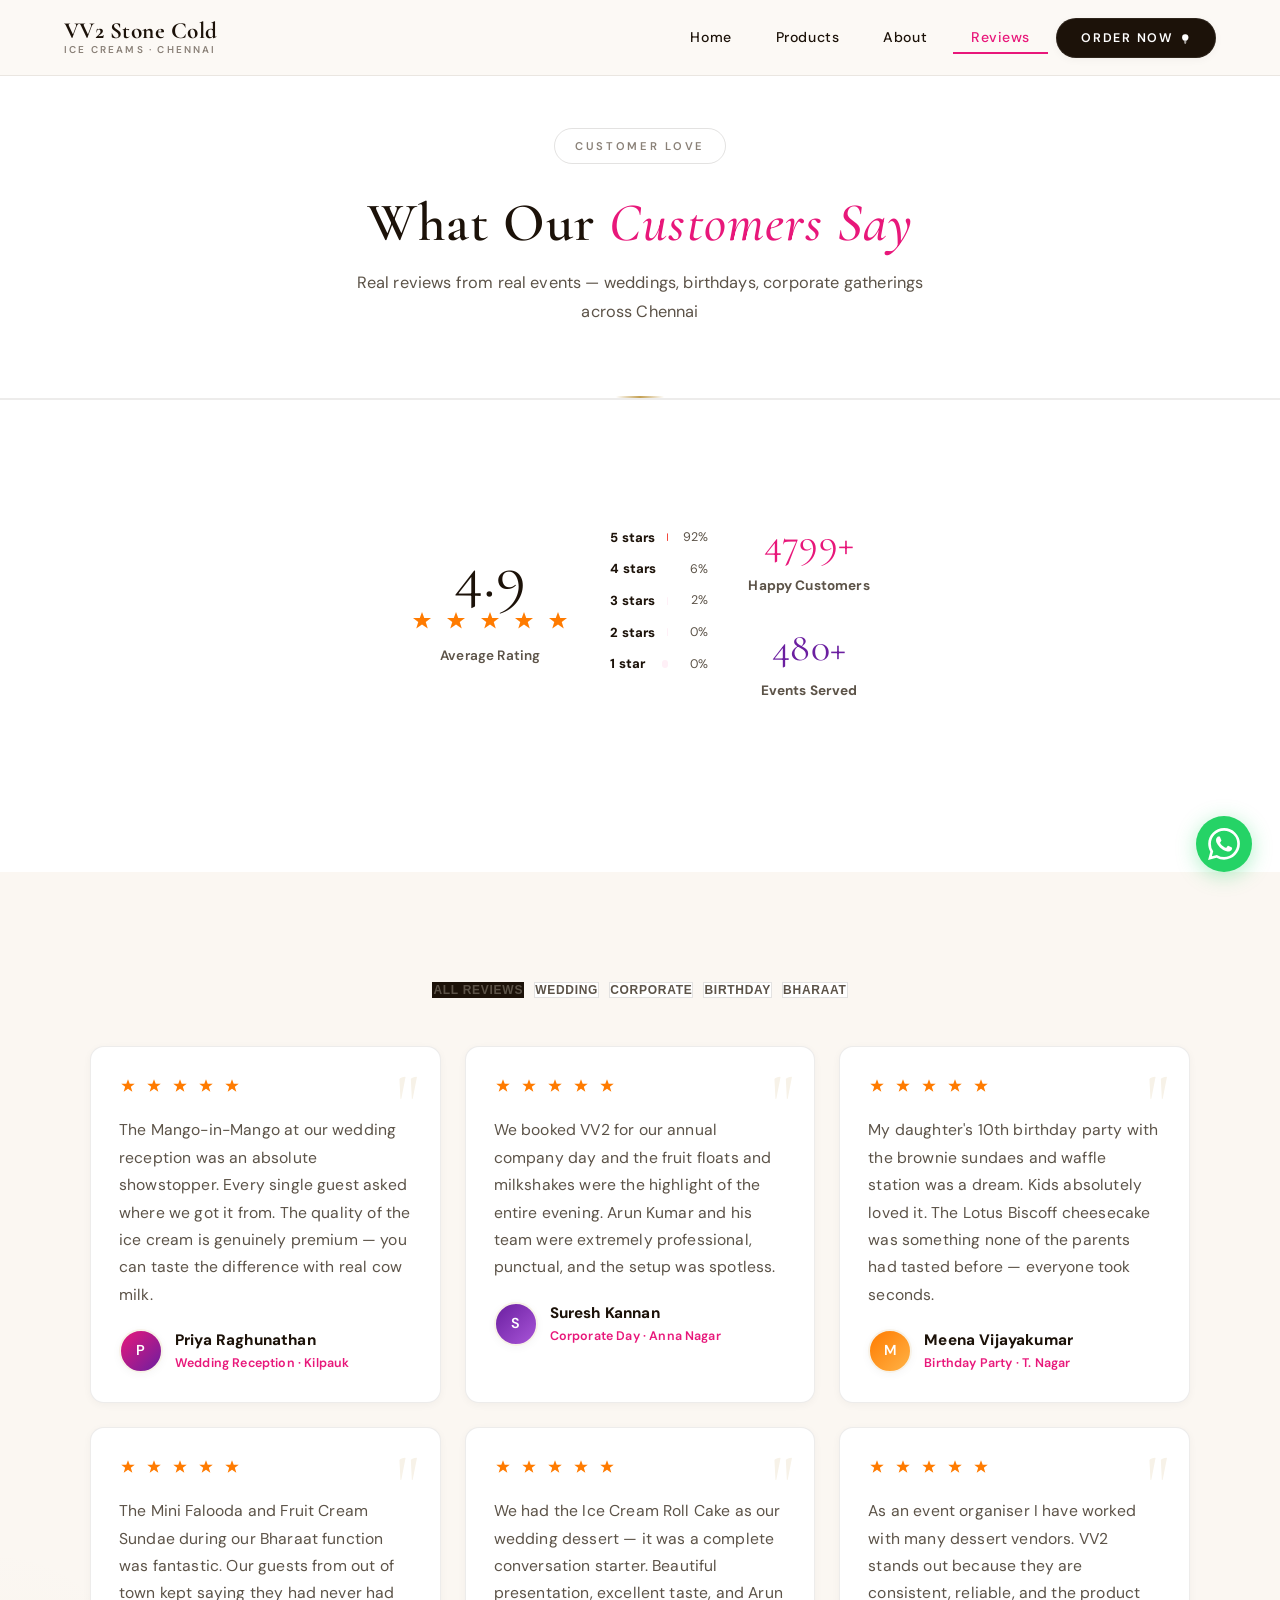
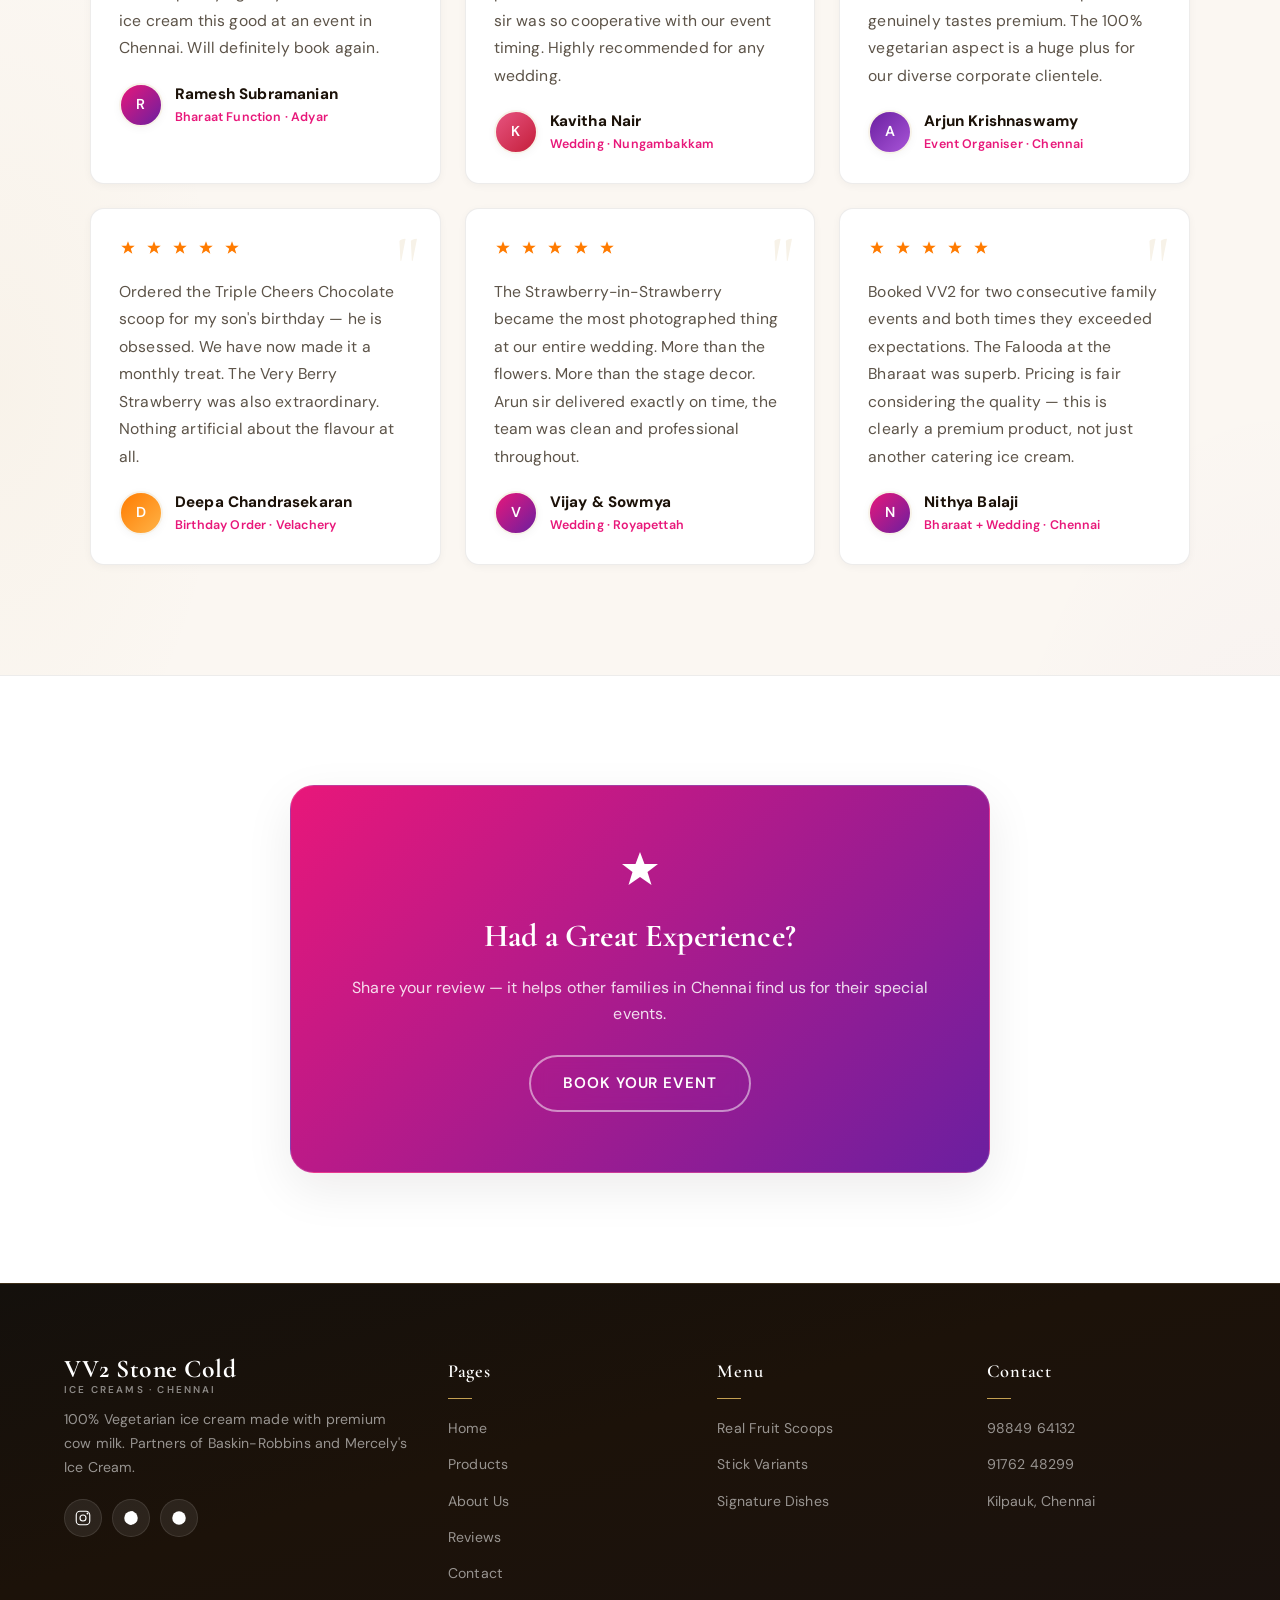
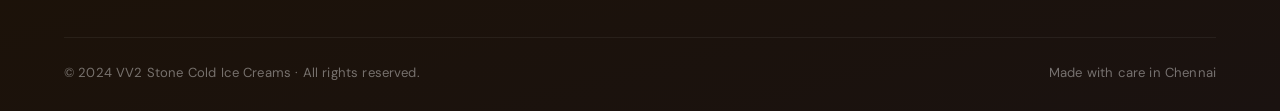
<file: VV2 demo/VV2-IceCream/reviews.html>
<!DOCTYPE html>
<html lang="en">
<head>
  <meta charset="UTF-8" />
  <meta name="viewport" content="width=device-width, initial-scale=1.0" />
  <meta name="description" content="Customer reviews for VV2 Stone Cold Ice Creams Chennai — see what our wedding and event customers say about us." />
  <title>Reviews | VV2 Stone Cold Ice Creams</title>
  <link rel="stylesheet" href="css/style.css" />
  <link rel="stylesheet" href="css/icons.css" />
  <link rel="stylesheet" href="css/premium-ui.css" />
  <link rel="icon" href="images/favicon.svg" type="image/svg+xml" />
  <style>
    .rating-bars { max-width: 320px; }
    .rating-bar-row { display: flex; align-items: center; gap: 12px; margin-bottom: 10px; }
    .rating-bar-label { font-size: 0.82rem; font-weight: 800; color: var(--dark); min-width: 40px; }
    .rating-bar-track { flex: 1; height: 8px; background: var(--pink-pale); border-radius: 4px; overflow: hidden; }
    .rating-bar-fill { height: 100%; background: linear-gradient(90deg, var(--pink), var(--orange)); border-radius: 4px; transition: width 1s ease; }
    .rating-bar-count { font-size: 0.78rem; color: var(--gray-text); min-width: 28px; text-align: right; }
    .review-filter { display: flex; gap: 10px; flex-wrap: wrap; justify-content: center; margin-bottom: 48px; }
    .review-star-filled svg { fill: var(--orange); }
    .review-star-empty svg  { fill: var(--pink-pale); }
    .cta-review-box { background: linear-gradient(135deg, var(--pink), var(--purple)); border-radius: 24px; padding: 60px 40px; text-align: center; max-width: 700px; margin: 0 auto; color: var(--white); }
    .cta-review-box h2 { font-family: var(--font-display); font-size: 2rem; margin-bottom: 12px; }
    .cta-review-box p  { opacity: 0.85; margin-bottom: 28px; font-size: 1rem; }
  </style>
</head>
<body>
<!-- NAVIGATION -->
<nav class="navbar">
  <a href="index.html" class="nav-logo">
    <div class="nav-logo-text">VV2 Stone Cold<span>Ice Creams · Chennai</span></div>
  </a>
  <ul class="nav-links">
    <li><a href="index.html">Home</a></li>
    <li><a href="products.html">Products</a></li>
    <li><a href="about.html">About</a></li>
    <li><a href="reviews.html">Reviews</a></li>
    <li><a href="contact.html" class="nav-cta">Order Now <svg class="icon icon-sm"><use href="images/icons.svg#icon-scoop"/></svg></a></li>
  </ul>
  <div class="hamburger" aria-label="Toggle menu" role="button" tabindex="0"><span></span><span></span><span></span></div>
</nav>
<div class="mobile-nav">
  <a href="index.html"><svg class="icon icon-sm"><use href="images/icons.svg#icon-home"/></svg> Home</a>
  <a href="products.html"><svg class="icon icon-sm"><use href="images/icons.svg#icon-scoop"/></svg> Products</a>
  <a href="about.html"><svg class="icon icon-sm"><use href="images/icons.svg#icon-heart"/></svg> About Us</a>
  <a href="reviews.html"><svg class="icon icon-sm"><use href="images/icons.svg#icon-star"/></svg> Reviews</a>
  <a href="contact.html"><svg class="icon icon-sm"><use href="images/icons.svg#icon-phone"/></svg> Contact</a>
</div>

<!-- PAGE HERO -->
<div class="reviews-hero">
  <div class="section-tag fade-in">Customer Love</div>
  <h1 class="section-title fade-in" style="margin-top:12px;">What Our <span>Customers Say</span></h1>
  <p class="section-desc fade-in" style="margin:14px auto 0;">Real reviews from real events — weddings, birthdays, corporate gatherings across Chennai</p>
</div>

<!-- RATINGS SUMMARY -->
<section class="section section-alt">
  <div class="stars-summary fade-in">

    <div class="star-big">
      <div class="num">4.9</div>
      <div class="stars">
        <svg width="24" height="24" viewBox="0 0 48 48" style="fill:var(--orange); display:inline;"><use href="images/icons.svg#icon-star"/></svg>
        <svg width="24" height="24" viewBox="0 0 48 48" style="fill:var(--orange); display:inline;"><use href="images/icons.svg#icon-star"/></svg>
        <svg width="24" height="24" viewBox="0 0 48 48" style="fill:var(--orange); display:inline;"><use href="images/icons.svg#icon-star"/></svg>
        <svg width="24" height="24" viewBox="0 0 48 48" style="fill:var(--orange); display:inline;"><use href="images/icons.svg#icon-star"/></svg>
        <svg width="24" height="24" viewBox="0 0 48 48" style="fill:var(--orange); display:inline;"><use href="images/icons.svg#icon-star"/></svg>
      </div>
      <div class="count">Average Rating</div>
    </div>

    <div class="rating-bars">
      <div class="rating-bar-row">
        <span class="rating-bar-label">5 stars</span>
        <div class="rating-bar-track"><div class="rating-bar-fill" style="width:92%"></div></div>
        <span class="rating-bar-count">92%</span>
      </div>
      <div class="rating-bar-row">
        <span class="rating-bar-label">4 stars</span>
        <div class="rating-bar-track"><div class="rating-bar-fill" style="width:6%"></div></div>
        <span class="rating-bar-count">6%</span>
      </div>
      <div class="rating-bar-row">
        <span class="rating-bar-label">3 stars</span>
        <div class="rating-bar-track"><div class="rating-bar-fill" style="width:2%"></div></div>
        <span class="rating-bar-count">2%</span>
      </div>
      <div class="rating-bar-row">
        <span class="rating-bar-label">2 stars</span>
        <div class="rating-bar-track"><div class="rating-bar-fill" style="width:0%"></div></div>
        <span class="rating-bar-count">0%</span>
      </div>
      <div class="rating-bar-row">
        <span class="rating-bar-label">1 star</span>
        <div class="rating-bar-track"><div class="rating-bar-fill" style="width:0%"></div></div>
        <span class="rating-bar-count">0%</span>
      </div>
    </div>

    <div style="text-align:center;">
      <div style="font-family:var(--font-display); font-size:2.5rem; color:var(--pink);" class="counter" data-target="5000" data-suffix="+">5000+</div>
      <div style="font-size:0.85rem; color:var(--gray-text); font-weight:700;">Happy Customers</div>
      <div style="font-family:var(--font-display); font-size:2.5rem; color:var(--purple); margin-top:16px;" class="counter" data-target="500" data-suffix="+">500+</div>
      <div style="font-size:0.85rem; color:var(--gray-text); font-weight:700;">Events Served</div>
    </div>

  </div>
</section>

<!-- FILTER TABS -->
<section class="section">
  <div class="review-filter fade-in">
    <button class="filter-btn active" data-filter="all">All Reviews</button>
    <button class="filter-btn" data-filter="wedding">Wedding</button>
    <button class="filter-btn" data-filter="corporate">Corporate</button>
    <button class="filter-btn" data-filter="birthday">Birthday</button>
    <button class="filter-btn" data-filter="bharaat">Bharaat</button>
  </div>

  <!-- REVIEWS GRID -->
  <div class="reviews-grid" id="reviewsGrid">

    <div class="review-card fade-in" data-category="wedding">
      <div class="review-stars">
        <svg width="18" height="18" viewBox="0 0 48 48" style="fill:var(--orange);display:inline;"><use href="images/icons.svg#icon-star"/></svg>
        <svg width="18" height="18" viewBox="0 0 48 48" style="fill:var(--orange);display:inline;"><use href="images/icons.svg#icon-star"/></svg>
        <svg width="18" height="18" viewBox="0 0 48 48" style="fill:var(--orange);display:inline;"><use href="images/icons.svg#icon-star"/></svg>
        <svg width="18" height="18" viewBox="0 0 48 48" style="fill:var(--orange);display:inline;"><use href="images/icons.svg#icon-star"/></svg>
        <svg width="18" height="18" viewBox="0 0 48 48" style="fill:var(--orange);display:inline;"><use href="images/icons.svg#icon-star"/></svg>
      </div>
      <div class="review-text">The Mango-in-Mango at our wedding reception was an absolute showstopper. Every single guest asked where we got it from. The quality of the ice cream is genuinely premium — you can taste the difference with real cow milk.</div>
      <div class="review-author">
        <div class="review-avatar">P</div>
        <div class="review-author-info">
          <div class="name">Priya Raghunathan</div>
          <div class="event">Wedding Reception · Kilpauk</div>
        </div>
      </div>
    </div>

    <div class="review-card fade-in fade-in-delay-1" data-category="corporate">
      <div class="review-stars">
        <svg width="18" height="18" viewBox="0 0 48 48" style="fill:var(--orange);display:inline;"><use href="images/icons.svg#icon-star"/></svg>
        <svg width="18" height="18" viewBox="0 0 48 48" style="fill:var(--orange);display:inline;"><use href="images/icons.svg#icon-star"/></svg>
        <svg width="18" height="18" viewBox="0 0 48 48" style="fill:var(--orange);display:inline;"><use href="images/icons.svg#icon-star"/></svg>
        <svg width="18" height="18" viewBox="0 0 48 48" style="fill:var(--orange);display:inline;"><use href="images/icons.svg#icon-star"/></svg>
        <svg width="18" height="18" viewBox="0 0 48 48" style="fill:var(--orange);display:inline;"><use href="images/icons.svg#icon-star"/></svg>
      </div>
      <div class="review-text">We booked VV2 for our annual company day and the fruit floats and milkshakes were the highlight of the entire evening. Arun Kumar and his team were extremely professional, punctual, and the setup was spotless.</div>
      <div class="review-author">
        <div class="review-avatar" style="background:linear-gradient(135deg,var(--purple),var(--purple-light));">S</div>
        <div class="review-author-info">
          <div class="name">Suresh Kannan</div>
          <div class="event">Corporate Day · Anna Nagar</div>
        </div>
      </div>
    </div>

    <div class="review-card fade-in fade-in-delay-2" data-category="birthday">
      <div class="review-stars">
        <svg width="18" height="18" viewBox="0 0 48 48" style="fill:var(--orange);display:inline;"><use href="images/icons.svg#icon-star"/></svg>
        <svg width="18" height="18" viewBox="0 0 48 48" style="fill:var(--orange);display:inline;"><use href="images/icons.svg#icon-star"/></svg>
        <svg width="18" height="18" viewBox="0 0 48 48" style="fill:var(--orange);display:inline;"><use href="images/icons.svg#icon-star"/></svg>
        <svg width="18" height="18" viewBox="0 0 48 48" style="fill:var(--orange);display:inline;"><use href="images/icons.svg#icon-star"/></svg>
        <svg width="18" height="18" viewBox="0 0 48 48" style="fill:var(--orange);display:inline;"><use href="images/icons.svg#icon-star"/></svg>
      </div>
      <div class="review-text">My daughter's 10th birthday party with the brownie sundaes and waffle station was a dream. Kids absolutely loved it. The Lotus Biscoff cheesecake was something none of the parents had tasted before — everyone took seconds.</div>
      <div class="review-author">
        <div class="review-avatar" style="background:linear-gradient(135deg,var(--orange),#ffb347);">M</div>
        <div class="review-author-info">
          <div class="name">Meena Vijayakumar</div>
          <div class="event">Birthday Party · T. Nagar</div>
        </div>
      </div>
    </div>

    <div class="review-card fade-in" data-category="bharaat">
      <div class="review-stars">
        <svg width="18" height="18" viewBox="0 0 48 48" style="fill:var(--orange);display:inline;"><use href="images/icons.svg#icon-star"/></svg>
        <svg width="18" height="18" viewBox="0 0 48 48" style="fill:var(--orange);display:inline;"><use href="images/icons.svg#icon-star"/></svg>
        <svg width="18" height="18" viewBox="0 0 48 48" style="fill:var(--orange);display:inline;"><use href="images/icons.svg#icon-star"/></svg>
        <svg width="18" height="18" viewBox="0 0 48 48" style="fill:var(--orange);display:inline;"><use href="images/icons.svg#icon-star"/></svg>
        <svg width="18" height="18" viewBox="0 0 48 48" style="fill:var(--orange);display:inline;"><use href="images/icons.svg#icon-star"/></svg>
      </div>
      <div class="review-text">The Mini Falooda and Fruit Cream Sundae during our Bharaat function was fantastic. Our guests from out of town kept saying they had never had ice cream this good at an event in Chennai. Will definitely book again.</div>
      <div class="review-author">
        <div class="review-avatar">R</div>
        <div class="review-author-info">
          <div class="name">Ramesh Subramanian</div>
          <div class="event">Bharaat Function · Adyar</div>
        </div>
      </div>
    </div>

    <div class="review-card fade-in fade-in-delay-1" data-category="wedding">
      <div class="review-stars">
        <svg width="18" height="18" viewBox="0 0 48 48" style="fill:var(--orange);display:inline;"><use href="images/icons.svg#icon-star"/></svg>
        <svg width="18" height="18" viewBox="0 0 48 48" style="fill:var(--orange);display:inline;"><use href="images/icons.svg#icon-star"/></svg>
        <svg width="18" height="18" viewBox="0 0 48 48" style="fill:var(--orange);display:inline;"><use href="images/icons.svg#icon-star"/></svg>
        <svg width="18" height="18" viewBox="0 0 48 48" style="fill:var(--orange);display:inline;"><use href="images/icons.svg#icon-star"/></svg>
        <svg width="18" height="18" viewBox="0 0 48 48" style="fill:var(--orange);display:inline;"><use href="images/icons.svg#icon-star"/></svg>
      </div>
      <div class="review-text">We had the Ice Cream Roll Cake as our wedding dessert — it was a complete conversation starter. Beautiful presentation, excellent taste, and Arun sir was so cooperative with our event timing. Highly recommended for any wedding.</div>
      <div class="review-author">
        <div class="review-avatar" style="background:linear-gradient(135deg,#e75480,#c41e3a);">K</div>
        <div class="review-author-info">
          <div class="name">Kavitha Nair</div>
          <div class="event">Wedding · Nungambakkam</div>
        </div>
      </div>
    </div>

    <div class="review-card fade-in fade-in-delay-2" data-category="corporate">
      <div class="review-stars">
        <svg width="18" height="18" viewBox="0 0 48 48" style="fill:var(--orange);display:inline;"><use href="images/icons.svg#icon-star"/></svg>
        <svg width="18" height="18" viewBox="0 0 48 48" style="fill:var(--orange);display:inline;"><use href="images/icons.svg#icon-star"/></svg>
        <svg width="18" height="18" viewBox="0 0 48 48" style="fill:var(--orange);display:inline;"><use href="images/icons.svg#icon-star"/></svg>
        <svg width="18" height="18" viewBox="0 0 48 48" style="fill:var(--orange);display:inline;"><use href="images/icons.svg#icon-star"/></svg>
        <svg width="18" height="18" viewBox="0 0 48 48" style="fill:var(--orange);display:inline;"><use href="images/icons.svg#icon-star"/></svg>
      </div>
      <div class="review-text">As an event organiser I have worked with many dessert vendors. VV2 stands out because they are consistent, reliable, and the product genuinely tastes premium. The 100% vegetarian aspect is a huge plus for our diverse corporate clientele.</div>
      <div class="review-author">
        <div class="review-avatar" style="background:linear-gradient(135deg,var(--purple),var(--purple-light));">A</div>
        <div class="review-author-info">
          <div class="name">Arjun Krishnaswamy</div>
          <div class="event">Event Organiser · Chennai</div>
        </div>
      </div>
    </div>

    <div class="review-card fade-in" data-category="birthday">
      <div class="review-stars">
        <svg width="18" height="18" viewBox="0 0 48 48" style="fill:var(--orange);display:inline;"><use href="images/icons.svg#icon-star"/></svg>
        <svg width="18" height="18" viewBox="0 0 48 48" style="fill:var(--orange);display:inline;"><use href="images/icons.svg#icon-star"/></svg>
        <svg width="18" height="18" viewBox="0 0 48 48" style="fill:var(--orange);display:inline;"><use href="images/icons.svg#icon-star"/></svg>
        <svg width="18" height="18" viewBox="0 0 48 48" style="fill:var(--orange);display:inline;"><use href="images/icons.svg#icon-star"/></svg>
        <svg width="18" height="18" viewBox="0 0 48 48" style="fill:var(--orange);display:inline;"><use href="images/icons.svg#icon-star"/></svg>
      </div>
      <div class="review-text">Ordered the Triple Cheers Chocolate scoop for my son's birthday — he is obsessed. We have now made it a monthly treat. The Very Berry Strawberry was also extraordinary. Nothing artificial about the flavour at all.</div>
      <div class="review-author">
        <div class="review-avatar" style="background:linear-gradient(135deg,var(--orange),#ffb347);">D</div>
        <div class="review-author-info">
          <div class="name">Deepa Chandrasekaran</div>
          <div class="event">Birthday Order · Velachery</div>
        </div>
      </div>
    </div>

    <div class="review-card fade-in fade-in-delay-1" data-category="wedding">
      <div class="review-stars">
        <svg width="18" height="18" viewBox="0 0 48 48" style="fill:var(--orange);display:inline;"><use href="images/icons.svg#icon-star"/></svg>
        <svg width="18" height="18" viewBox="0 0 48 48" style="fill:var(--orange);display:inline;"><use href="images/icons.svg#icon-star"/></svg>
        <svg width="18" height="18" viewBox="0 0 48 48" style="fill:var(--orange);display:inline;"><use href="images/icons.svg#icon-star"/></svg>
        <svg width="18" height="18" viewBox="0 0 48 48" style="fill:var(--orange);display:inline;"><use href="images/icons.svg#icon-star"/></svg>
        <svg width="18" height="18" viewBox="0 0 48 48" style="fill:var(--orange);display:inline;"><use href="images/icons.svg#icon-star"/></svg>
      </div>
      <div class="review-text">The Strawberry-in-Strawberry became the most photographed thing at our entire wedding. More than the flowers. More than the stage decor. Arun sir delivered exactly on time, the team was clean and professional throughout.</div>
      <div class="review-author">
        <div class="review-avatar">V</div>
        <div class="review-author-info">
          <div class="name">Vijay &amp; Sowmya</div>
          <div class="event">Wedding · Royapettah</div>
        </div>
      </div>
    </div>

    <div class="review-card fade-in fade-in-delay-2" data-category="bharaat">
      <div class="review-stars">
        <svg width="18" height="18" viewBox="0 0 48 48" style="fill:var(--orange);display:inline;"><use href="images/icons.svg#icon-star"/></svg>
        <svg width="18" height="18" viewBox="0 0 48 48" style="fill:var(--orange);display:inline;"><use href="images/icons.svg#icon-star"/></svg>
        <svg width="18" height="18" viewBox="0 0 48 48" style="fill:var(--orange);display:inline;"><use href="images/icons.svg#icon-star"/></svg>
        <svg width="18" height="18" viewBox="0 0 48 48" style="fill:var(--orange);display:inline;"><use href="images/icons.svg#icon-star"/></svg>
        <svg width="18" height="18" viewBox="0 0 48 48" style="fill:var(--orange);display:inline;"><use href="images/icons.svg#icon-star"/></svg>
      </div>
      <div class="review-text">Booked VV2 for two consecutive family events and both times they exceeded expectations. The Falooda at the Bharaat was superb. Pricing is fair considering the quality — this is clearly a premium product, not just another catering ice cream.</div>
      <div class="review-author">
        <div class="review-avatar">N</div>
        <div class="review-author-info">
          <div class="name">Nithya Balaji</div>
          <div class="event">Bharaat + Wedding · Chennai</div>
        </div>
      </div>
    </div>

  </div>
</section>

<!-- CTA TO LEAVE REVIEW / CONTACT -->
<section class="section section-alt">
  <div class="cta-review-box fade-in">
    <svg width="48" height="48" viewBox="0 0 48 48" fill="white" style="margin:0 auto 16px; display:block;">
      <use href="images/icons.svg#icon-star"/>
    </svg>
    <h2>Had a Great Experience?</h2>
    <p>Share your review — it helps other families in Chennai find us for their special events.</p>
    <a href="contact.html" class="btn-outline">Book Your Event</a>
  </div>
</section>

<!-- FOOTER -->
<footer>
  <div class="footer-grid">
    <div class="footer-brand">
      <span class="nav-logo-text">VV2 Stone Cold<span>Ice Creams · Chennai</span></span>
      <p>100% Vegetarian ice cream made with premium cow milk. Partners of Baskin-Robbins and Mercely's Ice Cream.</p>
      <div class="footer-socials">
        <a href="#" class="social-btn" aria-label="Instagram">
          <svg width="18" height="18" viewBox="0 0 48 48" fill="currentColor"><use href="images/icons.svg#icon-instagram"/></svg>
        </a>
        <a href="#" class="social-btn" aria-label="Facebook">
          <svg width="18" height="18" viewBox="0 0 48 48" fill="currentColor"><use href="images/icons.svg#icon-facebook"/></svg>
        </a>
        <a href="#" class="social-btn" aria-label="WhatsApp">
          <svg width="18" height="18" viewBox="0 0 48 48" fill="currentColor"><use href="images/icons.svg#icon-whatsapp"/></svg>
        </a>
      </div>
    </div>
    <div class="footer-col"><h4>Pages</h4><ul><li><a href="index.html">Home</a></li><li><a href="products.html">Products</a></li><li><a href="about.html">About Us</a></li><li><a href="reviews.html">Reviews</a></li><li><a href="contact.html">Contact</a></li></ul></div>
    <div class="footer-col"><h4>Menu</h4><ul><li><a href="products.html">Real Fruit Scoops</a></li><li><a href="products.html">Stick Variants</a></li><li><a href="products.html">Signature Dishes</a></li></ul></div>
    <div class="footer-col"><h4>Contact</h4><ul><li><a href="tel:+919884964132">98849 64132</a></li><li><a href="tel:+919176248299">91762 48299</a></li><li><a href="contact.html">Kilpauk, Chennai</a></li></ul></div>
  </div>
  <div class="footer-bottom">
    <p>© 2024 VV2 Stone Cold Ice Creams · All rights reserved.</p>
    <p>Made with care in Chennai</p>
  </div>
</footer>

<div class="whatsapp-float">
  <span class="whatsapp-tooltip">Order on WhatsApp</span>
  <button class="whatsapp-btn" aria-label="Chat on WhatsApp">
    <svg viewBox="0 0 24 24"><path d="M17.472 14.382c-.297-.149-1.758-.867-2.03-.967-.273-.099-.471-.148-.67.15-.197.297-.767.966-.94 1.164-.173.199-.347.223-.644.075-.297-.15-1.255-.463-2.39-1.475-.883-.788-1.48-1.761-1.653-2.059-.173-.297-.018-.458.13-.606.134-.133.298-.347.446-.52.149-.174.198-.298.298-.497.099-.198.05-.371-.025-.52-.075-.149-.669-1.612-.916-2.207-.242-.579-.487-.5-.669-.51-.173-.008-.371-.01-.57-.01-.198 0-.52.074-.792.372-.272.297-1.04 1.016-1.04 2.479 0 1.462 1.065 2.875 1.213 3.074.149.198 2.096 3.2 5.077 4.487.709.306 1.262.489 1.694.625.712.227 1.36.195 1.871.118.571-.085 1.758-.719 2.006-1.413.248-.694.248-1.289.173-1.413-.074-.124-.272-.198-.57-.347m-5.421 7.403h-.004a9.87 9.87 0 01-5.031-1.378l-.361-.214-3.741.982.998-3.648-.235-.374a9.86 9.86 0 01-1.51-5.26c.001-5.45 4.436-9.884 9.888-9.884 2.64 0 5.122 1.03 6.988 2.898a9.825 9.825 0 012.893 6.994c-.003 5.45-4.437 9.884-9.885 9.884m8.413-18.297A11.815 11.815 0 0012.05 0C5.495 0 .16 5.335.157 11.892c0 2.096.547 4.142 1.588 5.945L.057 24l6.305-1.654a11.882 11.882 0 005.683 1.448h.005c6.554 0 11.89-5.335 11.893-11.893a11.821 11.821 0 00-3.48-8.413Z"/></svg>
  </button>
</div>

<script src="js/premium-images.js"></script>
<script src="js/main.js"></script>
</body>
</html>
</file>
<file: VV2 demo/VV2-IceCream/css/style.css>
/* ============================================
   VV2 STONE COLD ICE CREAMS - Main Stylesheet
   Built for VV2 x Baskin Robbins x Mercely's
   ============================================ */

@import url('https://fonts.googleapis.com/css2?family=Cormorant+Garamond:ital,wght@0,500;0,600;0,700;1,400;1,500&family=DM+Sans:ital,opsz,wght@0,9..40,400;0,9..40,500;0,9..40,600;0,9..40,700;1,9..40,400&display=swap');

/* ── CSS VARIABLES (Color Palette) ── */
:root {
  --pink:        #E8177A;   /* Baskin Robbins hot pink */
  --pink-light:  #FF6EB4;
  --pink-pale:   #FFF0F7;
  --brown:       #5C2E0E;   /* BR chocolate brown */
  --brown-mid:   #8B4513;
  --purple:      #6B1FA0;   /* Mercely's purple */
  --purple-light:#A855D8;
  --orange:      #FF7B00;   /* accent warm */
  --yellow:      #F5C842;
  --cream:       #FBF7F2;
  --white:       #FFFFFF;
  --dark:        #1C1209;
  --gray-text:   #5C5348;
  --gray-muted:  #8A8178;

  --font-display: 'Cormorant Garamond', Georgia, 'Times New Roman', serif;
  --font-script:  'Cormorant Garamond', Georgia, serif;
  --font-body:    'DM Sans', system-ui, -apple-system, sans-serif;

  --shadow-card:  0 10px 40px rgba(28, 18, 9, 0.06);
  --shadow-hover: 0 20px 50px rgba(232, 23, 122, 0.14);
  --radius-card:  16px;
  --radius-pill:  50px;
  --transition:   0.35s cubic-bezier(0.4,0,0.2,1);
}

/* ── RESET & BASE ── */
*, *::before, *::after { box-sizing: border-box; margin: 0; padding: 0; }

html { scroll-behavior: smooth; }

body {
  font-family: var(--font-body);
  font-size: 1rem;
  font-weight: 400;
  letter-spacing: 0.01em;
  line-height: 1.65;
  background: var(--cream);
  color: var(--dark);
  overflow-x: hidden;
  cursor: default;
  -webkit-font-smoothing: antialiased;
  -moz-osx-font-smoothing: grayscale;
}

img { max-width: 100%; display: block; }
a  { text-decoration: none; color: inherit; }
ul { list-style: none; }

/* ── SCROLLBAR ── */
::-webkit-scrollbar { width: 8px; }
::-webkit-scrollbar-track { background: var(--pink-pale); }
::-webkit-scrollbar-thumb {
  background: linear-gradient(180deg, var(--pink), var(--orange));
  background-size: 100% 200%;
  border-radius: 4px;
  animation: thumbShift 4s ease infinite;
}
::-webkit-scrollbar-thumb:hover {
  background: linear-gradient(180deg, var(--orange), var(--pink));
}

@keyframes thumbShift {
  0%, 100% { background-position: 0% 0%; }
  50%      { background-position: 0% 100%; }
}

/* ========================================
   NAVIGATION
   ======================================== */
.navbar {
  position: fixed;
  top: 0; left: 0; right: 0;
  z-index: 1000;
  padding: 0 5%;
  height: 72px;
  display: flex;
  align-items: center;
  justify-content: space-between;
  background: rgba(255,255,255,0.92);
  backdrop-filter: blur(16px);
  -webkit-backdrop-filter: blur(16px);
  border-bottom: 2px solid rgba(232,23,122,0.12);
  transition: var(--transition);
}

.navbar.scrolled {
  height: 60px;
  box-shadow: 0 4px 24px rgba(232,23,122,0.12);
}

.nav-logo {
  display: flex;
  align-items: center;
  gap: 10px;
}

.nav-logo img {
  height: 44px;
  width: auto;
  object-fit: contain;
}

.nav-logo-text {
  font-family: var(--font-display);
  font-size: 1.45rem;
  font-weight: 700;
  color: var(--dark);
  line-height: 1.05;
  letter-spacing: 0.02em;
}

.nav-logo-text span {
  display: block;
  font-family: var(--font-body);
  font-size: 0.62rem;
  font-weight: 600;
  color: var(--gray-muted);
  letter-spacing: 0.22em;
  text-transform: uppercase;
  margin-top: 2px;
}

.nav-links {
  display: flex;
  align-items: center;
  gap: 8px;
}

.nav-links a {
  font-family: var(--font-body);
  font-weight: 600;
  font-size: 0.9rem;
  color: var(--dark);
  padding: 8px 18px;
  border-radius: var(--radius-pill);
  transition: var(--transition);
  letter-spacing: 0.04em;
  position: relative;
}

.nav-links a::after {
  content: '';
  position: absolute;
  bottom: 4px; left: 50%;
  transform: translateX(-50%) scaleX(0);
  width: 60%; height: 2px;
  background: var(--pink);
  border-radius: 2px;
  transition: var(--transition);
}

.nav-links a:hover { color: var(--pink); }
.nav-links a:hover::after { transform: translateX(-50%) scaleX(1); }
.nav-links a.active { color: var(--pink); background: var(--pink-pale); }

.nav-cta {
  background: var(--pink) !important;
  color: var(--white) !important;
  padding: 10px 22px !important;
  border-radius: var(--radius-pill) !important;
  font-weight: 800 !important;
  transition: var(--transition) !important;
  box-shadow: 0 4px 16px rgba(232,23,122,0.35);
}

.nav-cta:hover {
  background: var(--brown) !important;
  transform: translateY(-2px);
  box-shadow: 0 8px 24px rgba(232,23,122,0.4) !important;
}

.nav-cta::after { display: none !important; }

/* Hamburger */
.hamburger {
  display: none;
  flex-direction: column;
  gap: 5px;
  cursor: pointer;
  padding: 6px;
  border-radius: 8px;
  transition: var(--transition);
}

.hamburger span {
  display: block;
  width: 26px; height: 2.5px;
  background: var(--pink);
  border-radius: 2px;
  transition: var(--transition);
}

.hamburger.open span:nth-child(1) { transform: translateY(7.5px) rotate(45deg); }
.hamburger.open span:nth-child(2) { opacity: 0; transform: scaleX(0); }
.hamburger.open span:nth-child(3) { transform: translateY(-7.5px) rotate(-45deg); }

/* Mobile nav */
.mobile-nav {
  display: none;
  position: fixed;
  top: 72px; left: 0; right: 0;
  background: var(--white);
  padding: 24px 5% 32px;
  flex-direction: column;
  gap: 6px;
  border-bottom: 2px solid var(--pink-pale);
  box-shadow: 0 8px 32px rgba(0,0,0,0.1);
  z-index: 999;
  transform: translateY(-110%);
  transition: transform 0.4s cubic-bezier(0.4,0,0.2,1);
}

.mobile-nav.open {
  transform: translateY(0);
}

.mobile-nav a {
  font-family: var(--font-body);
  font-weight: 700;
  font-size: 1.1rem;
  color: var(--dark);
  padding: 14px 20px;
  border-radius: 12px;
  transition: var(--transition);
}

.mobile-nav a:hover, .mobile-nav a.active {
  background: var(--pink-pale);
  color: var(--pink);
  padding-left: 28px;
}

/* ========================================
   HERO SECTION
   ======================================== */
.hero {
  position: relative;
  height: 100vh;
  min-height: 600px;
  display: flex;
  align-items: center;
  justify-content: center;
  overflow: hidden;
}

.hero-video-wrap {
  position: absolute;
  inset: 0;
  z-index: 0;
}

.hero-video-wrap video {
  width: 100%; height: 100%;
  object-fit: cover;
  filter: brightness(0.45) saturate(1.2);
}

.hero-video-wrap::after {
  content: '';
  position: absolute;
  inset: 0;
  background: linear-gradient(
    135deg,
    rgba(232,23,122,0.45) 0%,
    rgba(107,31,160,0.35) 50%,
    rgba(28,10,0,0.7) 100%
  );
}

/* Fallback gradient if no video */
.hero-bg-fallback {
  position: absolute;
  inset: 0;
  background: linear-gradient(135deg, #E8177A 0%, #6B1FA0 50%, #1A0A00 100%);
  z-index: 1;
}

.hero-content {
  position: relative;
  z-index: 2;
  text-align: center;
  padding: 0 20px;
  animation: heroFadeUp 1.2s ease both;
}

@keyframes heroFadeUp {
  from { opacity: 0; transform: translateY(50px); }
  to   { opacity: 1; transform: translateY(0); }
}

.hero-badge {
  display: inline-flex;
  align-items: center;
  gap: 8px;
  background: rgba(255,255,255,0.12);
  backdrop-filter: blur(12px);
  border: 1px solid rgba(255,255,255,0.28);
  color: rgba(255,255,255,0.95);
  font-size: 0.72rem;
  font-weight: 600;
  letter-spacing: 0.2em;
  text-transform: uppercase;
  padding: 10px 22px;
  border-radius: var(--radius-pill);
  margin-bottom: 24px;
  animation: heroFadeUp 1.2s 0.2s ease both;
}

.hero-title {
  font-family: var(--font-display);
  font-size: clamp(2.6rem, 7vw, 5.5rem);
  font-weight: 600;
  color: var(--white);
  line-height: 1.02;
  letter-spacing: 0.02em;
  margin-bottom: 16px;
  animation: heroFadeUp 1.2s 0.3s ease both;
}

.hero-title .highlight {
  color: var(--yellow);
  display: block;
  font-style: italic;
  font-weight: 500;
}

.hero-subtitle {
  font-family: var(--font-body);
  font-size: clamp(1rem, 2.2vw, 1.25rem);
  font-weight: 400;
  letter-spacing: 0.06em;
  color: rgba(255,255,255,0.88);
  max-width: 520px;
  margin-left: auto;
  margin-right: auto;
  margin-bottom: 36px;
  animation: heroFadeUp 1.2s 0.4s ease both;
}

.hero-btns {
  display: flex;
  gap: 16px;
  justify-content: center;
  flex-wrap: wrap;
  animation: heroFadeUp 1.2s 0.5s ease both;
}

.btn-primary {
  background: var(--pink);
  color: var(--white);
  font-family: var(--font-body);
  font-weight: 600;
  font-size: 0.95rem;
  letter-spacing: 0.06em;
  text-transform: uppercase;
  padding: 14px 32px;
  border-radius: var(--radius-pill);
  border: none;
  cursor: pointer;
  transition: var(--transition);
  box-shadow: 0 6px 24px rgba(232,23,122,0.5);
  display: inline-flex;
  align-items: center;
  gap: 8px;
}

.btn-primary:hover {
  background: var(--white);
  color: var(--pink);
  transform: translateY(-3px);
  box-shadow: 0 12px 36px rgba(232,23,122,0.4);
}

.btn-outline {
  background: transparent;
  color: var(--white);
  font-family: var(--font-body);
  font-weight: 600;
  font-size: 0.95rem;
  letter-spacing: 0.06em;
  text-transform: uppercase;
  padding: 14px 32px;
  border-radius: var(--radius-pill);
  border: 2px solid rgba(255,255,255,0.6);
  cursor: pointer;
  transition: var(--transition);
  display: inline-flex;
  align-items: center;
  gap: 8px;
}

.btn-outline:hover {
  background: rgba(255,255,255,0.15);
  border-color: var(--white);
  transform: translateY(-3px);
}

.hero-scroll {
  position: absolute;
  bottom: 32px;
  left: 50%;
  transform: translateX(-50%);
  z-index: 2;
  display: flex;
  flex-direction: column;
  align-items: center;
  gap: 10px;
  color: rgba(255,255,255,0.9);
  font-size: 0.72rem;
  letter-spacing: 2px;
  text-transform: uppercase;
  animation: bounce 2s infinite;
}

.hero-scroll svg {
  width: 20px;
  height: 20px;
  fill: currentColor;
  animation: scrollIcon 2s infinite;
}

.hero-scroll span {
  letter-spacing: 2px;
}

.hero-scroll::before {
  content: '';
  width: 1px;
  height: 40px;
  background: rgba(255,255,255,0.4);
}

@keyframes bounce {
  0%, 100% { transform: translateX(-50%) translateY(0); }
  50%       { transform: translateX(-50%) translateY(8px); }
}

@keyframes scrollIcon {
  0%, 100% { transform: translateY(0); opacity: 0.9; }
  50%       { transform: translateY(4px); opacity: 0.65; }
}

/* ========================================
   SECTION COMMONS
   ======================================== */
.section {
  padding: 100px 5%;
}

.section-alt {
  background: var(--white);
}

.section-header {
  text-align: center;
  margin-bottom: 60px;
}

.section-tag {
  display: inline-block;
  font-size: 0.7rem;
  font-weight: 600;
  letter-spacing: 0.24em;
  text-transform: uppercase;
  color: var(--pink);
  background: transparent;
  border: 1px solid rgba(232, 23, 122, 0.25);
  padding: 8px 20px;
  border-radius: var(--radius-pill);
  margin-bottom: 18px;
}

.section-title {
  font-family: var(--font-display);
  font-size: clamp(2.1rem, 4.5vw, 3.4rem);
  font-weight: 600;
  color: var(--dark);
  line-height: 1.08;
  letter-spacing: 0.02em;
  margin-bottom: 16px;
}

.section-title span {
  color: var(--pink);
  font-style: italic;
  font-weight: 500;
}

.section-desc {
  font-size: 1.02rem;
  color: var(--gray-text);
  max-width: 580px;
  margin: 0 auto;
  line-height: 1.75;
  font-weight: 400;
}

/* ========================================
   FEATURES / WHY US (Home)
   ======================================== */
.features-grid {
  display: grid;
  grid-template-columns: repeat(auto-fit, minmax(220px, 1fr));
  gap: 28px;
  max-width: 1100px;
  margin: 0 auto;
}

.feature-card {
  background: var(--white);
  border-radius: var(--radius-card);
  padding: 36px 28px;
  text-align: center;
  border: 2px solid transparent;
  box-shadow: var(--shadow-card);
  transition: var(--transition);
  position: relative;
  overflow: hidden;
}

.feature-card::before {
  content: '';
  position: absolute;
  top: 0; left: 0; right: 0;
  height: 4px;
  background: linear-gradient(90deg, var(--pink), var(--purple));
}

.feature-card:hover {
  transform: translateY(-8px);
  box-shadow: var(--shadow-hover);
  border-color: var(--pink-pale);
}

.feature-photo {
  width: 88px;
  height: 88px;
  border-radius: 50%;
  margin: 0 auto 20px;
  display: grid;
  place-items: center;
  background: linear-gradient(145deg, var(--pink-pale), #f3e7ff);
  box-shadow: 0 8px 28px rgba(28, 18, 9, 0.12);
  border: 3px solid var(--white);
  outline: 1px solid rgba(232, 23, 122, 0.12);
}

.feature-photo svg {
  width: 44px;
  height: 44px;
}

.feature-icon {
  margin-bottom: 16px;
  display: flex;
  align-items: center;
  justify-content: center;
}

.feature-card h3 {
  font-family: var(--font-display);
  font-size: 1.35rem;
  font-weight: 600;
  color: var(--dark);
  margin-bottom: 10px;
  letter-spacing: 0.02em;
}

.feature-card p {
  font-size: 0.92rem;
  color: var(--gray-text);
  line-height: 1.7;
}

/* ========================================
   GALLERY CAROUSEL (Home)
   ======================================== */
.gallery-wrap {
  overflow: hidden;
  position: relative;
  border-radius: 24px;
  max-width: 1100px;
  margin: 0 auto;
}

.gallery-track {
  display: flex;
  gap: 20px;
  transition: transform 0.5s cubic-bezier(0.4,0,0.2,1);
}

.gallery-slide {
  min-width: calc(33.333% - 14px);
  border-radius: 16px;
  overflow: hidden;
  position: relative;
  aspect-ratio: 4/3;
  cursor: pointer;
  flex-shrink: 0;
}

.gallery-slide img {
  width: 100%; height: 100%;
  object-fit: cover;
  transition: transform 0.5s ease;
}

.gallery-slide:hover img { transform: scale(1.07); }

.gallery-slide-overlay {
  position: absolute;
  inset: 0;
  background: linear-gradient(to top, rgba(232,23,122,0.7) 0%, transparent 60%);
  opacity: 0;
  transition: var(--transition);
  display: flex;
  align-items: flex-end;
  padding: 20px;
}

.gallery-slide:hover .gallery-slide-overlay { opacity: 1; }

.gallery-slide-overlay span {
  color: var(--white);
  font-family: var(--font-display);
  font-weight: 600;
  font-size: 1.1rem;
  letter-spacing: 0.04em;
}

.gallery-controls {
  display: flex;
  justify-content: center;
  align-items: center;
  gap: 16px;
  margin-top: 28px;
}

.gallery-btn {
  width: 48px; height: 48px;
  border-radius: 50%;
  border: 2px solid var(--pink);
  background: transparent;
  color: var(--pink);
  font-size: 1.2rem;
  cursor: pointer;
  transition: var(--transition);
  display: flex;
  align-items: center;
  justify-content: center;
}

.gallery-btn:hover {
  background: var(--pink);
  color: var(--white);
  transform: scale(1.1);
}

.gallery-btn .icon svg {
  fill: currentColor;
  stroke: currentColor;
}

.title-accent {
  fill: var(--pink);
  vertical-align: middle;
  margin-left: 6px;
  transform: translateY(-2px);
}

.gallery-dots {
  display: flex;
  gap: 8px;
}

.gallery-dot {
  width: 8px; height: 8px;
  border-radius: 50%;
  background: var(--pink-pale);
  border: 2px solid var(--pink);
  cursor: pointer;
  transition: var(--transition);
}

.gallery-dot.active {
  background: var(--pink);
  width: 24px;
  border-radius: 4px;
}

/* ========================================
   PRODUCTS PAGE
   ======================================== */
.products-hero {
  padding-top: 120px;
  padding-bottom: 60px;
  background: linear-gradient(135deg, var(--pink-pale) 0%, #f0d8ff 100%);
  text-align: center;
}

.category-tabs {
  display: flex;
  justify-content: center;
  gap: 12px;
  flex-wrap: wrap;
  margin-bottom: 60px;
}

.tab-btn {
  font-family: var(--font-body);
  font-weight: 800;
  font-size: 0.95rem;
  padding: 12px 28px;
  border-radius: var(--radius-pill);
  border: 2px solid var(--pink);
  background: transparent;
  color: var(--pink);
  cursor: pointer;
  transition: var(--transition);
  display: flex;
  align-items: center;
  gap: 8px;
}

.tab-btn:hover, .tab-btn.active {
  background: var(--pink);
  color: var(--white);
  box-shadow: 0 6px 20px rgba(232,23,122,0.35);
  transform: translateY(-2px);
}

.tab-panel { display: none; }
.tab-panel.active { display: block; }

/* Sub-tabs (for Scoops: Fruit / Signature) */
.sub-tabs {
  display: flex;
  justify-content: center;
  gap: 10px;
  flex-wrap: wrap;
  margin-bottom: 40px;
}

.sub-tab-btn {
  font-family: var(--font-body);
  font-weight: 700;
  font-size: 0.88rem;
  padding: 9px 22px;
  border-radius: var(--radius-pill);
  border: 2px solid var(--purple);
  background: transparent;
  color: var(--purple);
  cursor: pointer;
  transition: var(--transition);
}

.sub-tab-btn:hover, .sub-tab-btn.active {
  background: var(--purple);
  color: var(--white);
  transform: translateY(-2px);
}

.sub-panel { display: none; }
.sub-panel.active { display: block; }

/* Product Grid */
.products-grid {
  display: grid;
  grid-template-columns: repeat(auto-fill, minmax(240px, 1fr));
  gap: 28px;
  max-width: 1200px;
  margin: 0 auto;
}

.product-card {
  background: var(--white);
  border-radius: var(--radius-card);
  overflow: hidden;
  box-shadow: var(--shadow-card);
  transition: var(--transition);
  position: relative;
  border: 2px solid transparent;
}

.product-card:hover {
  transform: translateY(-10px);
  box-shadow: var(--shadow-hover);
  border-color: var(--pink-pale);
}

.product-img-wrap {
  position: relative;
  aspect-ratio: 1/1;
  overflow: hidden;
  background: var(--pink-pale);
}

.product-img-wrap img {
  width: 100%; height: 100%;
  object-fit: cover;
  transition: transform 0.5s ease;
}

.product-card:hover .product-img-wrap img {
  transform: scale(1.08);
}

/* Placeholder while image loads */
.product-img-placeholder {
  width: 100%; height: 100%;
  display: flex;
  align-items: center;
  justify-content: center;
  background: linear-gradient(145deg, #f8eef4 0%, #efe8f8 100%);
}

.product-img-placeholder .icon {
  opacity: 0.35;
}

.product-badge {
  position: absolute;
  top: 14px; right: 14px;
  background: var(--pink);
  color: var(--white);
  font-size: 0.72rem;
  font-weight: 800;
  padding: 5px 12px;
  border-radius: var(--radius-pill);
  letter-spacing: 1px;
  text-transform: uppercase;
}

.product-badge.veg {
  background: #2d8a2d;
}

.product-info {
  padding: 20px;
}

.product-name {
  font-family: var(--font-display);
  font-size: 1.28rem;
  font-weight: 600;
  color: var(--dark);
  margin-bottom: 8px;
  letter-spacing: 0.02em;
}

.product-desc {
  font-size: 0.88rem;
  color: var(--gray-text);
  line-height: 1.65;
  margin-bottom: 14px;
}

.product-footer {
  display: flex;
  align-items: center;
  justify-content: space-between;
}

.product-price {
  font-family: var(--font-display);
  font-size: 1.5rem;
  font-weight: 600;
  color: var(--pink);
  letter-spacing: 0.02em;
}

.product-price small {
  font-family: var(--font-body);
  font-size: 0.75rem;
  color: var(--gray-text);
  display: block;
  font-weight: 600;
}

.product-order-btn {
  background: var(--pink-pale);
  color: var(--pink);
  border: none;
  font-family: var(--font-body);
  font-weight: 800;
  font-size: 0.82rem;
  padding: 9px 18px;
  border-radius: var(--radius-pill);
  cursor: pointer;
  transition: var(--transition);
}

.product-order-btn:hover {
  background: var(--pink);
  color: var(--white);
  transform: scale(1.05);
}

/* ========================================
   ABOUT PAGE
   ======================================== */
.about-hero {
  padding-top: 120px;
  padding-bottom: 60px;
  background: linear-gradient(135deg, var(--pink-pale) 0%, #f0d8ff 100%);
}

.about-grid {
  display: grid;
  grid-template-columns: 1fr 1fr;
  gap: 60px;
  align-items: center;
  max-width: 1100px;
  margin: 0 auto;
}

.about-img-wrap {
  position: relative;
  border-radius: 24px;
  overflow: hidden;
  aspect-ratio: 4/5;
  box-shadow: var(--shadow-hover);
}

.about-img-wrap img {
  width: 100%; height: 100%;
  object-fit: cover;
}

.about-img-placeholder {
  width: 100%; height: 100%;
  min-height: 400px;
  background: linear-gradient(135deg, var(--pink), var(--purple));
  display: flex;
  align-items: center;
  justify-content: center;
  font-size: 6rem;
}

.about-img-badge {
  position: absolute;
  bottom: 24px; right: 24px;
  background: var(--white);
  border-radius: 16px;
  padding: 16px 20px;
  box-shadow: var(--shadow-card);
  text-align: center;
}

.about-img-badge .num {
  font-family: var(--font-display);
  font-size: 2rem;
  color: var(--pink);
  line-height: 1;
}

.about-img-badge .label {
  font-size: 0.75rem;
  font-weight: 700;
  color: var(--gray-text);
  text-transform: uppercase;
  letter-spacing: 1px;
}

.about-content .section-tag { text-align: left; }
.about-content .section-title { text-align: left; }

.about-content p {
  font-size: 1rem;
  color: var(--gray-text);
  line-height: 1.8;
  margin-bottom: 16px;
}

.about-stats {
  display: grid;
  grid-template-columns: repeat(3, 1fr);
  gap: 20px;
  margin-top: 32px;
}

.stat-box {
  background: var(--pink-pale);
  border-radius: 14px;
  padding: 20px 16px;
  text-align: center;
  border: 2px solid rgba(232,23,122,0.15);
}

.stat-box .num {
  font-family: var(--font-display);
  font-size: 1.8rem;
  color: var(--pink);
}

.stat-box .label {
  font-size: 0.78rem;
  font-weight: 700;
  color: var(--gray-text);
  text-transform: uppercase;
  letter-spacing: 1px;
}

/* Partners strip */
.partners-strip {
  display: flex;
  align-items: center;
  justify-content: center;
  gap: 48px;
  flex-wrap: wrap;
  padding: 40px 5%;
  background: var(--dark);
}

.partners-strip img {
  height: 48px;
  width: auto;
  object-fit: contain;
  filter: brightness(0) invert(1);
  opacity: 0.7;
  transition: var(--transition);
}

.partners-strip img:hover {
  opacity: 1;
  transform: scale(1.08);
}

/* ========================================
   REVIEWS PAGE
   ======================================== */
.reviews-hero {
  padding-top: 120px;
  padding-bottom: 60px;
  background: linear-gradient(135deg, var(--pink-pale) 0%, #f0d8ff 100%);
  text-align: center;
}

.stars-summary {
  display: flex;
  align-items: center;
  justify-content: center;
  gap: 40px;
  flex-wrap: wrap;
  margin-bottom: 60px;
}

.star-big {
  text-align: center;
}

.star-big .num {
  font-family: var(--font-display);
  font-size: 4rem;
  color: var(--pink);
  line-height: 1;
}

.star-big .stars {
  color: var(--orange);
  font-size: 1.4rem;
  letter-spacing: 4px;
}

.star-big .count {
  font-size: 0.85rem;
  color: var(--gray-text);
  font-weight: 600;
}

.reviews-grid {
  display: grid;
  grid-template-columns: repeat(auto-fill, minmax(300px, 1fr));
  gap: 24px;
  max-width: 1100px;
  margin: 0 auto;
}

.review-card {
  background: var(--white);
  border-radius: var(--radius-card);
  padding: 28px;
  box-shadow: var(--shadow-card);
  transition: var(--transition);
  position: relative;
  border: 2px solid transparent;
}

.review-card::before {
  content: '"';
  position: absolute;
  top: 16px; right: 20px;
  font-family: var(--font-script);
  font-size: 5rem;
  color: var(--pink-pale);
  line-height: 1;
}

.review-card:hover {
  transform: translateY(-6px);
  box-shadow: var(--shadow-hover);
  border-color: var(--pink-pale);
}

.review-stars {
  color: var(--orange);
  font-size: 1.1rem;
  letter-spacing: 3px;
  margin-bottom: 12px;
}

.review-text {
  font-size: 0.98rem;
  color: var(--gray-text);
  line-height: 1.75;
  margin-bottom: 20px;
  font-weight: 400;
}

.review-author {
  display: flex;
  align-items: center;
  gap: 12px;
}

.review-avatar {
  width: 44px; height: 44px;
  border-radius: 50%;
  background: linear-gradient(135deg, var(--pink), var(--purple));
  display: flex;
  align-items: center;
  justify-content: center;
  color: var(--white);
  font-weight: 800;
  font-size: 1rem;
  flex-shrink: 0;
}

.review-author-info .name {
  font-weight: 800;
  font-size: 0.95rem;
  color: var(--dark);
}

.review-author-info .event {
  font-size: 0.78rem;
  color: var(--pink);
  font-weight: 600;
}

/* ========================================
   CONTACT PAGE
   ======================================== */
.contact-hero {
  padding-top: 120px;
  padding-bottom: 60px;
  background: linear-gradient(135deg, var(--pink-pale) 0%, #f0d8ff 100%);
  text-align: center;
}

.contact-grid {
  display: grid;
  grid-template-columns: 1fr 1.3fr;
  gap: 48px;
  max-width: 1100px;
  margin: 0 auto;
  align-items: start;
}

.contact-info h3 {
  font-family: var(--font-display);
  font-size: 1.5rem;
  color: var(--dark);
  margin-bottom: 24px;
}

.contact-item {
  display: flex;
  gap: 16px;
  align-items: flex-start;
  margin-bottom: 24px;
}

.contact-icon {
  width: 48px; height: 48px;
  border-radius: 12px;
  background: var(--pink-pale);
  display: flex;
  align-items: center;
  justify-content: center;
  font-size: 1.3rem;
  flex-shrink: 0;
  color: var(--pink);
}

.contact-item-text .label {
  font-size: 0.78rem;
  font-weight: 800;
  color: var(--pink);
  text-transform: uppercase;
  letter-spacing: 1px;
  margin-bottom: 3px;
}

.contact-item-text p, .contact-item-text a {
  font-size: 0.95rem;
  color: var(--gray-text);
  font-weight: 600;
  transition: var(--transition);
}

.contact-item-text a:hover { color: var(--pink); }

/* Map */
.map-wrap {
  border-radius: 20px;
  overflow: hidden;
  box-shadow: var(--shadow-card);
  margin-top: 28px;
}

.map-wrap iframe {
  width: 100%;
  height: 280px;
  border: none;
  display: block;
}

/* Form */
.contact-form {
  background: var(--white);
  border-radius: var(--radius-card);
  padding: 36px;
  box-shadow: var(--shadow-card);
}

.contact-form h3 {
  font-family: var(--font-display);
  font-size: 1.5rem;
  color: var(--dark);
  margin-bottom: 24px;
}

.form-group {
  margin-bottom: 20px;
}

.form-group label {
  display: block;
  font-size: 0.85rem;
  font-weight: 800;
  color: var(--dark);
  margin-bottom: 8px;
  letter-spacing: 0.3px;
}

.form-group input,
.form-group select,
.form-group textarea {
  width: 100%;
  padding: 13px 16px;
  border: 2px solid var(--pink-pale);
  border-radius: 12px;
  font-family: var(--font-body);
  font-size: 0.95rem;
  color: var(--dark);
  background: var(--cream);
  transition: var(--transition);
  outline: none;
  resize: none;
}

.form-group input:focus,
.form-group select:focus,
.form-group textarea:focus {
  border-color: var(--pink);
  background: var(--white);
  box-shadow: 0 0 0 4px rgba(232,23,122,0.1);
}

.form-row {
  display: grid;
  grid-template-columns: 1fr 1fr;
  gap: 16px;
}

.form-submit {
  width: 100%;
  padding: 15px;
  background: linear-gradient(135deg, var(--pink), var(--purple));
  color: var(--white);
  font-family: var(--font-body);
  font-weight: 800;
  font-size: 1rem;
  border: none;
  border-radius: var(--radius-pill);
  cursor: pointer;
  transition: var(--transition);
  letter-spacing: 0.5px;
  box-shadow: 0 6px 20px rgba(232,23,122,0.4);
}

.form-submit:hover {
  transform: translateY(-3px);
  box-shadow: 0 12px 32px rgba(232,23,122,0.5);
}

.form-success {
  display: none;
  text-align: center;
  padding: 24px;
  background: #e8f8e8;
  border-radius: 14px;
  margin-top: 16px;
}

.form-success.show { display: block; }

.form-success .success-icon {
  width: 52px;
  height: 52px;
  margin: 0 auto 12px;
  display: block;
}
.form-success p { font-weight: 600; color: #2d7a2d; margin-top: 8px; line-height: 1.6; }

/* ========================================
   FLOATING WHATSAPP BUTTON
   ======================================== */
.whatsapp-float {
  position: fixed;
  bottom: 28px; right: 28px;
  z-index: 9999;
  display: flex;
  flex-direction: column;
  align-items: flex-end;
  gap: 12px;
}

.whatsapp-btn {
  width: 62px; height: 62px;
  border-radius: 50%;
  background: #25D366;
  display: flex;
  align-items: center;
  justify-content: center;
  box-shadow: 0 6px 24px rgba(37,211,102,0.5);
  transition: var(--transition);
  animation: waPulse 2.5s infinite;
  cursor: pointer;
  border: none;
}

.whatsapp-btn svg {
  width: 32px; height: 32px;
  fill: var(--white);
}

.whatsapp-btn:hover {
  transform: scale(1.12);
  box-shadow: 0 10px 36px rgba(37,211,102,0.6);
  animation: none;
}

.whatsapp-tooltip {
  background: var(--dark);
  color: var(--white);
  font-size: 0.82rem;
  font-weight: 700;
  padding: 8px 16px;
  border-radius: 8px;
  white-space: nowrap;
  opacity: 0;
  transform: translateX(10px);
  transition: var(--transition);
  pointer-events: none;
}

.whatsapp-float:hover .whatsapp-tooltip {
  opacity: 1;
  transform: translateX(0);
}

@keyframes waPulse {
  0%, 100% { box-shadow: 0 6px 24px rgba(37,211,102,0.5); }
  50%       { box-shadow: 0 6px 36px rgba(37,211,102,0.8), 0 0 0 12px rgba(37,211,102,0.1); }
}

/* ========================================
   FOOTER
   ======================================== */
footer {
  background: var(--dark);
  color: rgba(255,255,255,0.75);
  padding: 60px 5% 28px;
}

.footer-grid {
  display: grid;
  grid-template-columns: 1.5fr 1fr 1fr 1fr;
  gap: 40px;
  margin-bottom: 40px;
}

.footer-brand .nav-logo-text {
  font-size: 1.6rem;
  margin-bottom: 12px;
  display: block;
}

.footer-brand .nav-logo-text span { color: rgba(255,255,255,0.5); }

.footer-brand p {
  font-size: 0.88rem;
  line-height: 1.7;
  color: rgba(255,255,255,0.55);
  margin-bottom: 20px;
}

.footer-socials {
  display: flex;
  gap: 10px;
}

.social-btn {
  width: 38px; height: 38px;
  border-radius: 10px;
  background: rgba(255,255,255,0.08);
  display: flex;
  align-items: center;
  justify-content: center;
  font-size: 1rem;
  transition: var(--transition);
  color: var(--white);
  text-decoration: none;
}

.social-btn:hover {
  background: var(--pink);
  transform: translateY(-3px);
}

.footer-col h4 {
  font-family: var(--font-display);
  font-size: 1rem;
  color: var(--white);
  margin-bottom: 16px;
  letter-spacing: 0.5px;
}

.footer-col ul li {
  margin-bottom: 10px;
}

.footer-col ul li a {
  font-size: 0.88rem;
  color: rgba(255,255,255,0.55);
  transition: var(--transition);
}

.footer-col ul li a:hover {
  color: var(--pink);
  padding-left: 6px;
}

.footer-bottom {
  border-top: 1px solid rgba(255,255,255,0.1);
  padding-top: 24px;
  display: flex;
  align-items: center;
  justify-content: space-between;
  flex-wrap: wrap;
  gap: 12px;
}

.footer-bottom p {
  font-size: 0.82rem;
  color: rgba(255,255,255,0.4);
}

.footer-bottom a { color: var(--pink); }

/* ========================================
   PAGE TRANSITIONS & ANIMATIONS
   ======================================== */
.fade-in {
  opacity: 0;
  transform: translateY(30px);
  transition: opacity 0.7s ease, transform 0.7s ease;
}

.fade-in.visible {
  opacity: 1;
  transform: translateY(0);
}

.fade-in-delay-1 { transition-delay: 0.1s; }
.fade-in-delay-2 { transition-delay: 0.2s; }
.fade-in-delay-3 { transition-delay: 0.3s; }
.fade-in-delay-4 { transition-delay: 0.4s; }

/* ========================================
   RESPONSIVE (Mobile First)
   ======================================== */

/* Tablet */
@media (max-width: 900px) {
  .nav-links { display: none; }
  .hamburger { display: flex; }
  .mobile-nav { display: flex; }

  .about-grid { grid-template-columns: 1fr; }
  .contact-grid { grid-template-columns: 1fr; }
  .footer-grid { grid-template-columns: 1fr 1fr; }

  .gallery-slide { min-width: calc(50% - 10px); }
}

/* Mobile */
@media (max-width: 600px) {
  .section { padding: 70px 5%; }

  .hero-title { font-size: 2.4rem; }

  .gallery-slide { min-width: calc(100% - 0px); }

  .products-grid { grid-template-columns: repeat(auto-fill, minmax(160px, 1fr)); gap: 16px; }

  .footer-grid { grid-template-columns: 1fr; }

  .form-row { grid-template-columns: 1fr; }

  .about-stats { grid-template-columns: 1fr 1fr; }

  .whatsapp-float { bottom: 20px; right: 20px; }
  .whatsapp-btn { width: 54px; height: 54px; }

  .stars-summary { flex-direction: column; gap: 24px; }

  .nav-logo-text { font-size: 1.1rem; }
}

/* Very small */
@media (max-width: 380px) {
  .hero-btns { flex-direction: column; align-items: center; }
  .category-tabs { flex-direction: column; align-items: center; }
}
</file>
<file: VV2 demo/VV2-IceCream/css/icons.css>
/* ============================================
   VV2 STONE COLD — SVG ICON SYSTEM
   All icons are inline SVG, no emoji used
   ============================================ */

/*
  HOW TO USE:
  Include this file in your HTML like:
    <link rel="stylesheet" href="css/icons.css" />

  Then use icon classes like:
    <span class="icon icon-scoop"></span>
    <span class="icon icon-whatsapp"></span>

  OR use the <svg> snippets directly from this file
  as reference to paste inline into your HTML.
*/

.icon {
  display: inline-flex;
  align-items: center;
  justify-content: center;
  width: 1.4em;
  height: 1.4em;
  vertical-align: middle;
  flex-shrink: 0;
}

.icon svg {
  width: 100%;
  height: 100%;
}

.icon svg[stroke] {
  fill: none;
}

/* Size modifiers */
.icon-sm  { width: 1em;   height: 1em;   }
.icon-md  { width: 1.6em; height: 1.6em; }
.icon-lg  { width: 2.4em; height: 2.4em; }
.icon-xl  { width: 3.2em; height: 3.2em; }
.icon-2xl { width: 4em;   height: 4em;   }

/* Color modifiers */
.icon-pink   svg { fill: var(--pink);   }
.icon-purple svg { fill: var(--purple); }
.icon-white  svg { fill: var(--white);  }
.icon-dark   svg { fill: var(--dark);   }
.icon-green  svg { fill: #25D366;       }
</file>
<file: VV2 demo/VV2-IceCream/css/premium-ui.css>
/* ============================================
   VV2 — Premium interface layer
   ============================================ */

:root {
  --gold:        #C4A052;
  --gold-light:  #E8D5A3;
  --champagne:   #F7F2E8;
  --surface:     #FFFFFF;
  --border:      rgba(28, 18, 9, 0.08);
  --border-strong: rgba(28, 18, 9, 0.12);
  --shadow-soft: 0 2px 8px rgba(28, 18, 9, 0.04);
  --shadow-elevated: 0 16px 48px rgba(28, 18, 9, 0.08);
  --ease-out:    cubic-bezier(0.22, 1, 0.36, 1);
  --max-content: 1200px;
}

/* ── Ambient page background ── */
body {
  background-color: var(--cream);
  background-image:
    radial-gradient(ellipse 90% 60% at 50% -30%, rgba(232, 23, 122, 0.05), transparent 55%),
    radial-gradient(ellipse 50% 40% at 100% 80%, rgba(107, 31, 160, 0.04), transparent 50%),
    radial-gradient(ellipse 40% 30% at 0% 60%, rgba(196, 160, 82, 0.05), transparent 45%);
}

::selection {
  background: rgba(232, 23, 122, 0.15);
  color: var(--dark);
}

/* ── Navigation ── */
.navbar {
  height: 76px;
  background: rgba(251, 247, 242, 0.72);
  border-bottom: 1px solid var(--border);
  box-shadow: none;
}

.navbar.scrolled {
  height: 64px;
  background: rgba(255, 255, 255, 0.92);
  border-bottom-color: var(--border);
  box-shadow: 0 1px 0 var(--border), 0 12px 40px rgba(28, 18, 9, 0.06);
}

.nav-links a {
  font-weight: 500;
  font-size: 0.88rem;
}

.nav-links a.active {
  background: transparent;
  color: var(--pink);
  box-shadow: inset 0 -2px 0 var(--pink);
  border-radius: 0;
}

.nav-links a::after {
  display: none;
}

.nav-cta {
  background: var(--dark) !important;
  color: var(--white) !important;
  font-weight: 600 !important;
  font-size: 0.78rem !important;
  letter-spacing: 0.14em !important;
  text-transform: uppercase !important;
  padding: 11px 24px !important;
  box-shadow: var(--shadow-soft) !important;
  border: 1px solid rgba(255, 255, 255, 0.08) !important;
}

.nav-cta:hover {
  background: var(--pink) !important;
  transform: translateY(-1px) !important;
  box-shadow: 0 8px 24px rgba(232, 23, 122, 0.25) !important;
}

.mobile-nav {
  top: 76px;
  border-bottom: 1px solid var(--border);
  box-shadow: 0 16px 48px rgba(28, 18, 9, 0.08);
}

.navbar.scrolled + .mobile-nav,
.navbar.scrolled ~ .mobile-nav {
  top: 64px;
}

.mobile-nav a {
  font-weight: 500;
  font-size: 1rem;
}

/* ── Hero ── */
.hero-video-wrap::after {
  background: linear-gradient(
    180deg,
    rgba(28, 10, 0, 0.35) 0%,
    rgba(28, 10, 0, 0.5) 45%,
    rgba(28, 10, 0, 0.82) 100%
  );
}

.hero-video-wrap video {
  filter: brightness(0.5) saturate(1.05) contrast(1.05);
}

.hero-badge {
  border-color: rgba(255, 255, 255, 0.2);
  background: rgba(255, 255, 255, 0.08);
}

.hero-title .highlight {
  color: var(--gold-light);
  text-shadow: 0 2px 24px rgba(196, 160, 82, 0.35);
}

.hero-scroll {
  font-weight: 500;
  letter-spacing: 0.28em;
}

.btn-primary {
  background: linear-gradient(135deg, var(--pink) 0%, #c4126a 100%);
  border: 1px solid rgba(255, 255, 255, 0.12);
  box-shadow: 0 4px 20px rgba(232, 23, 122, 0.35);
}

.btn-primary:hover {
  background: var(--white);
  color: var(--dark);
  border-color: var(--white);
  box-shadow: 0 12px 40px rgba(255, 255, 255, 0.2);
}

.btn-outline {
  border-color: rgba(255, 255, 255, 0.45);
  backdrop-filter: blur(8px);
}

.btn-outline:hover {
  background: rgba(255, 255, 255, 0.12);
  border-color: var(--white);
}

/* ── Sections ── */
.section {
  padding: 110px 5%;
}

.section-alt {
  background: var(--surface);
  box-shadow: inset 0 1px 0 var(--border);
}

.section-tag {
  color: var(--gray-muted);
  border-color: var(--border-strong);
}

.section-title span {
  color: var(--pink);
}

/* ── Feature cards ── */
.feature-card {
  padding: 40px 32px;
  border: 1px solid var(--border);
  box-shadow: var(--shadow-soft);
  background: var(--surface);
}

.feature-card::before {
  height: 2px;
  background: linear-gradient(90deg, var(--gold), var(--pink), var(--purple));
  opacity: 0.85;
}

.feature-card:hover {
  transform: translateY(-4px);
  box-shadow: var(--shadow-elevated);
  border-color: rgba(196, 160, 82, 0.2);
}

.feature-photo {
  width: 96px;
  height: 96px;
  box-shadow: 0 12px 32px rgba(28, 18, 9, 0.12);
  border: 2px solid var(--champagne);
}

/* ── Gallery ── */
.gallery-wrap {
  border-radius: 20px;
  border: 1px solid var(--border);
  box-shadow: var(--shadow-elevated);
  padding: 8px;
  background: var(--surface);
}

.gallery-slide {
  border-radius: 12px;
}

.gallery-slide-overlay {
  background: linear-gradient(to top, rgba(28, 10, 0, 0.75) 0%, transparent 60%);
}

.gallery-btn {
  border-width: 1px;
  border-color: var(--border-strong);
  color: var(--dark);
  background: var(--surface);
}

.gallery-btn:hover {
  background: var(--dark);
  border-color: var(--dark);
  color: var(--white);
}

.gallery-dot {
  border: none;
  background: var(--border-strong);
  width: 6px;
  height: 6px;
}

.gallery-dot.active {
  background: var(--dark);
  width: 28px;
}

/* ── Product cards ── */
.product-card {
  border: 1px solid var(--border);
  box-shadow: var(--shadow-soft);
  border-radius: 14px;
  background: var(--surface);
  transition: all 0.4s var(--ease-out);
}

.product-card:hover {
  transform: translateY(-8px);
  box-shadow: 0 20px 40px rgba(196, 160, 82, 0.15), 0 0 0 1px var(--pink);
  border-color: rgba(232, 23, 122, 0.4);
}

.product-img-wrap {
  background: var(--champagne);
}

.product-card:hover .product-img-wrap img {
  transform: scale(1.04);
}

.product-badge {
  font-weight: 600;
  font-size: 0.65rem;
  letter-spacing: 0.12em;
  padding: 6px 14px;
  backdrop-filter: blur(8px);
  background: rgba(28, 18, 9, 0.72);
}

.product-badge.veg {
  background: rgba(45, 138, 45, 0.9);
}

.product-info {
  padding: 22px 22px 24px;
  border-top: 1px solid var(--border);
}

.product-order-btn {
  background: transparent;
  border: 1px solid var(--border-strong);
  color: var(--dark);
  font-weight: 600;
  font-size: 0.72rem;
  letter-spacing: 0.1em;
  text-transform: uppercase;
  padding: 10px 16px;
}

.product-order-btn:hover {
  background: var(--dark);
  border-color: var(--dark);
  color: var(--white);
  transform: none;
}

/* ── Page heroes (inner pages) ── */
.products-hero,
.about-hero,
.reviews-hero,
.contact-hero {
  background: var(--surface);
  border-bottom: 1px solid var(--border);
  padding-top: 128px;
  padding-bottom: 72px;
  position: relative;
}

.products-hero::after,
.about-hero::after,
.reviews-hero::after,
.contact-hero::after {
  content: '';
  position: absolute;
  bottom: 0;
  left: 50%;
  transform: translateX(-50%);
  width: 48px;
  height: 2px;
  background: linear-gradient(90deg, transparent, var(--gold), transparent);
}

/* ── Tabs (Glassmorphism & Layout Updates) ── */
.category-tabs-wrapper {
  position: relative;
  margin-bottom: 40px;
}

.category-tabs {
  display: flex;
  gap: 12px;
  flex-wrap: wrap;
  justify-content: center;
  margin-bottom: 24px;
}

.tab-btn,
.sub-tab-btn {
  font-weight: 600;
  letter-spacing: 0.08em;
  text-transform: uppercase;
  font-size: 0.78rem;
  border-width: 1px;
  border-style: solid;
  border-color: var(--border-strong);
  color: var(--gray-text);
  background: rgba(255, 255, 255, 0.6);
  backdrop-filter: blur(12px);
  box-shadow: var(--shadow-soft);
  padding: 12px 24px;
  border-radius: 30px;
  transition: all 0.3s var(--ease-out);
  cursor: pointer;
  display: inline-flex;
  align-items: center;
  gap: 8px;
}

.tab-btn:hover,
.tab-btn.active {
  background: linear-gradient(135deg, var(--dark) 0%, #2a1f18 100%);
  border-color: var(--dark);
  color: var(--white);
  box-shadow: 0 8px 24px rgba(28, 18, 9, 0.2);
  transform: translateY(-2px);
}

.sub-tab-btn {
  border-color: rgba(232, 23, 122, 0.2);
  color: var(--dark);
  background: rgba(255, 255, 255, 0.8);
  font-size: 0.72rem;
  padding: 8px 18px;
  border-radius: 20px;
}

.sub-tab-btn:hover,
.sub-tab-btn.active {
  background: linear-gradient(135deg, var(--pink) 0%, #c4126a 100%);
  border-color: transparent;
  color: var(--white);
  box-shadow: 0 4px 16px rgba(232, 23, 122, 0.3);
  transform: translateY(-1px);
}

/* ── About ── */
.about-img-wrap {
  border-radius: 16px;
  box-shadow: var(--shadow-elevated);
  border: 1px solid var(--border);
}

.about-img-badge {
  border-radius: 12px;
  border: 1px solid var(--border);
  backdrop-filter: blur(12px);
  background: rgba(255, 255, 255, 0.95);
}

.stat-box {
  background: var(--surface);
  border: 1px solid var(--border);
  border-radius: 12px;
  box-shadow: var(--shadow-soft);
}

.stat-box .num {
  color: var(--dark);
}

.stat-box .label {
  font-weight: 600;
  letter-spacing: 0.14em;
  font-size: 0.7rem;
}

/* ── Reviews ── */
.review-card {
  border: 1px solid var(--border);
  box-shadow: var(--shadow-soft);
  border-radius: 14px;
}

.review-card::before {
  color: var(--champagne);
  opacity: 1;
}

.review-card:hover {
  transform: translateY(-3px);
  border-color: rgba(196, 160, 82, 0.2);
}

.review-avatar {
  font-weight: 600;
  font-size: 0.9rem;
  border: 2px solid var(--champagne);
  box-shadow: var(--shadow-soft);
}

.filter-btn {
  border: 1px solid var(--border-strong);
  font-weight: 600;
  letter-spacing: 0.06em;
  text-transform: uppercase;
  font-size: 0.75rem;
  color: var(--gray-text);
  background: var(--surface);
}

.filter-btn:hover,
.filter-btn.active {
  background: var(--dark);
  border-color: var(--dark);
}

.star-big .num {
  color: var(--dark);
}

/* ── Contact ── */
.contact-form {
  border: 1px solid var(--border);
  box-shadow: var(--shadow-elevated);
  border-radius: 16px;
}

.contact-form h3 {
  font-family: var(--font-display);
  font-weight: 600;
  letter-spacing: 0.02em;
}

.form-group input,
.form-group select,
.form-group textarea {
  border: 1px solid var(--border-strong);
  border-radius: 10px;
  background: var(--cream);
  transition: border-color 0.25s var(--ease-out), box-shadow 0.25s var(--ease-out), background 0.25s;
}

.form-group input:focus,
.form-group select:focus,
.form-group textarea:focus {
  background: var(--surface);
  border-color: var(--pink);
  box-shadow: 0 0 0 3px rgba(232, 23, 122, 0.08);
}

.form-group label {
  font-weight: 600;
  font-size: 0.78rem;
  letter-spacing: 0.08em;
  text-transform: uppercase;
  color: var(--gray-muted);
}

.form-submit {
  background: var(--dark);
  letter-spacing: 0.12em;
  text-transform: uppercase;
  font-size: 0.85rem;
  font-weight: 600;
  box-shadow: var(--shadow-soft);
}

.form-submit:hover {
  background: var(--pink);
  box-shadow: 0 8px 28px rgba(232, 23, 122, 0.3);
}

.contact-item {
  border-bottom: 1px solid var(--border);
  padding-bottom: 20px;
}

.contact-icon {
  border: 1px solid var(--border);
  background: var(--surface) !important;
  box-shadow: var(--shadow-soft);
}

.map-wrap {
  border: 1px solid var(--border);
  border-radius: 14px;
  overflow: hidden;
  box-shadow: var(--shadow-soft);
}

/* ── Footer ── */
footer {
  background: linear-gradient(165deg, #14100c 0%, var(--dark) 40%, #1a1210 100%);
  border-top: 1px solid rgba(196, 160, 82, 0.2);
  padding-top: 72px;
}

.footer-brand .nav-logo-text {
  color: var(--white);
}

.footer-col h4 {
  font-size: 1.15rem;
  font-weight: 600;
  letter-spacing: 0.04em;
  position: relative;
  padding-bottom: 12px;
}

.footer-col h4::after {
  content: '';
  position: absolute;
  bottom: 0;
  left: 0;
  width: 24px;
  height: 1px;
  background: var(--gold);
}

.social-btn {
  border-radius: 50%;
  border: 1px solid rgba(255, 255, 255, 0.1);
}

.social-btn:hover {
  background: transparent;
  border-color: var(--gold);
  color: var(--gold-light);
}

.footer-bottom {
  border-top-color: rgba(255, 255, 255, 0.06);
}

/* ── WhatsApp (refined, less loud) ── */
.whatsapp-btn {
  width: 56px;
  height: 56px;
  box-shadow: 0 4px 20px rgba(37, 211, 102, 0.35);
  animation: none;
}

.whatsapp-btn:hover {
  transform: scale(1.06);
}

.whatsapp-tooltip {
  font-weight: 600;
  letter-spacing: 0.04em;
  border-radius: 6px;
  background: var(--dark);
}

/* ── Motion ── */
.fade-in {
  transition: opacity 0.9s var(--ease-out), transform 0.9s var(--ease-out);
}

/* ── About value cards (inline styles overridden) ── */
.value-card {
  position: relative;
  overflow: hidden;
  border: 1px solid var(--border) !important;
  border-top: none !important;
  box-shadow: var(--shadow-soft) !important;
  background: var(--surface) !important;
}

.value-card::before {
  content: '';
  position: absolute;
  top: 0;
  left: 0;
  right: 0;
  height: 2px;
  background: linear-gradient(90deg, var(--gold), var(--pink));
}

.value-card:hover {
  transform: translateY(-3px) !important;
  box-shadow: var(--shadow-elevated) !important;
}

.value-icon-wrap {
  border: 1px solid var(--border) !important;
  background: var(--champagne) !important;
}

.timeline-content {
  border: 1px solid var(--border);
  box-shadow: var(--shadow-soft);
}

.timeline-dot {
  border: 3px solid var(--surface);
  box-shadow: 0 4px 16px rgba(28, 18, 9, 0.12);
}

.partner-logo-box .logo-icon {
  border: 1px solid var(--border);
  border-radius: 16px;
}

/* ── Reviews CTA ── */
.cta-review-box {
  border: 1px solid rgba(255, 255, 255, 0.15);
  box-shadow: var(--shadow-elevated);
}

.cta-review-box .btn-outline {
  border-color: rgba(255, 255, 255, 0.5);
  color: var(--white);
}

.cta-review-box .btn-outline:hover {
  background: var(--white);
  color: var(--dark);
}

/* ── Scrollbar ── */
::-webkit-scrollbar-track {
  background: var(--champagne);
}

::-webkit-scrollbar-thumb {
  background: linear-gradient(180deg, var(--gray-muted), var(--dark));
  border-radius: 4px;
}

@media (prefers-reduced-motion: reduce) {
  .fade-in,
  .product-card,
  .feature-card,
  .review-card,
  .gallery-btn,
  .btn-primary,
  .btn-outline {
    transition-duration: 0.01ms !important;
  }

  .whatsapp-btn {
    animation: none !important;
  }
}
</file>
